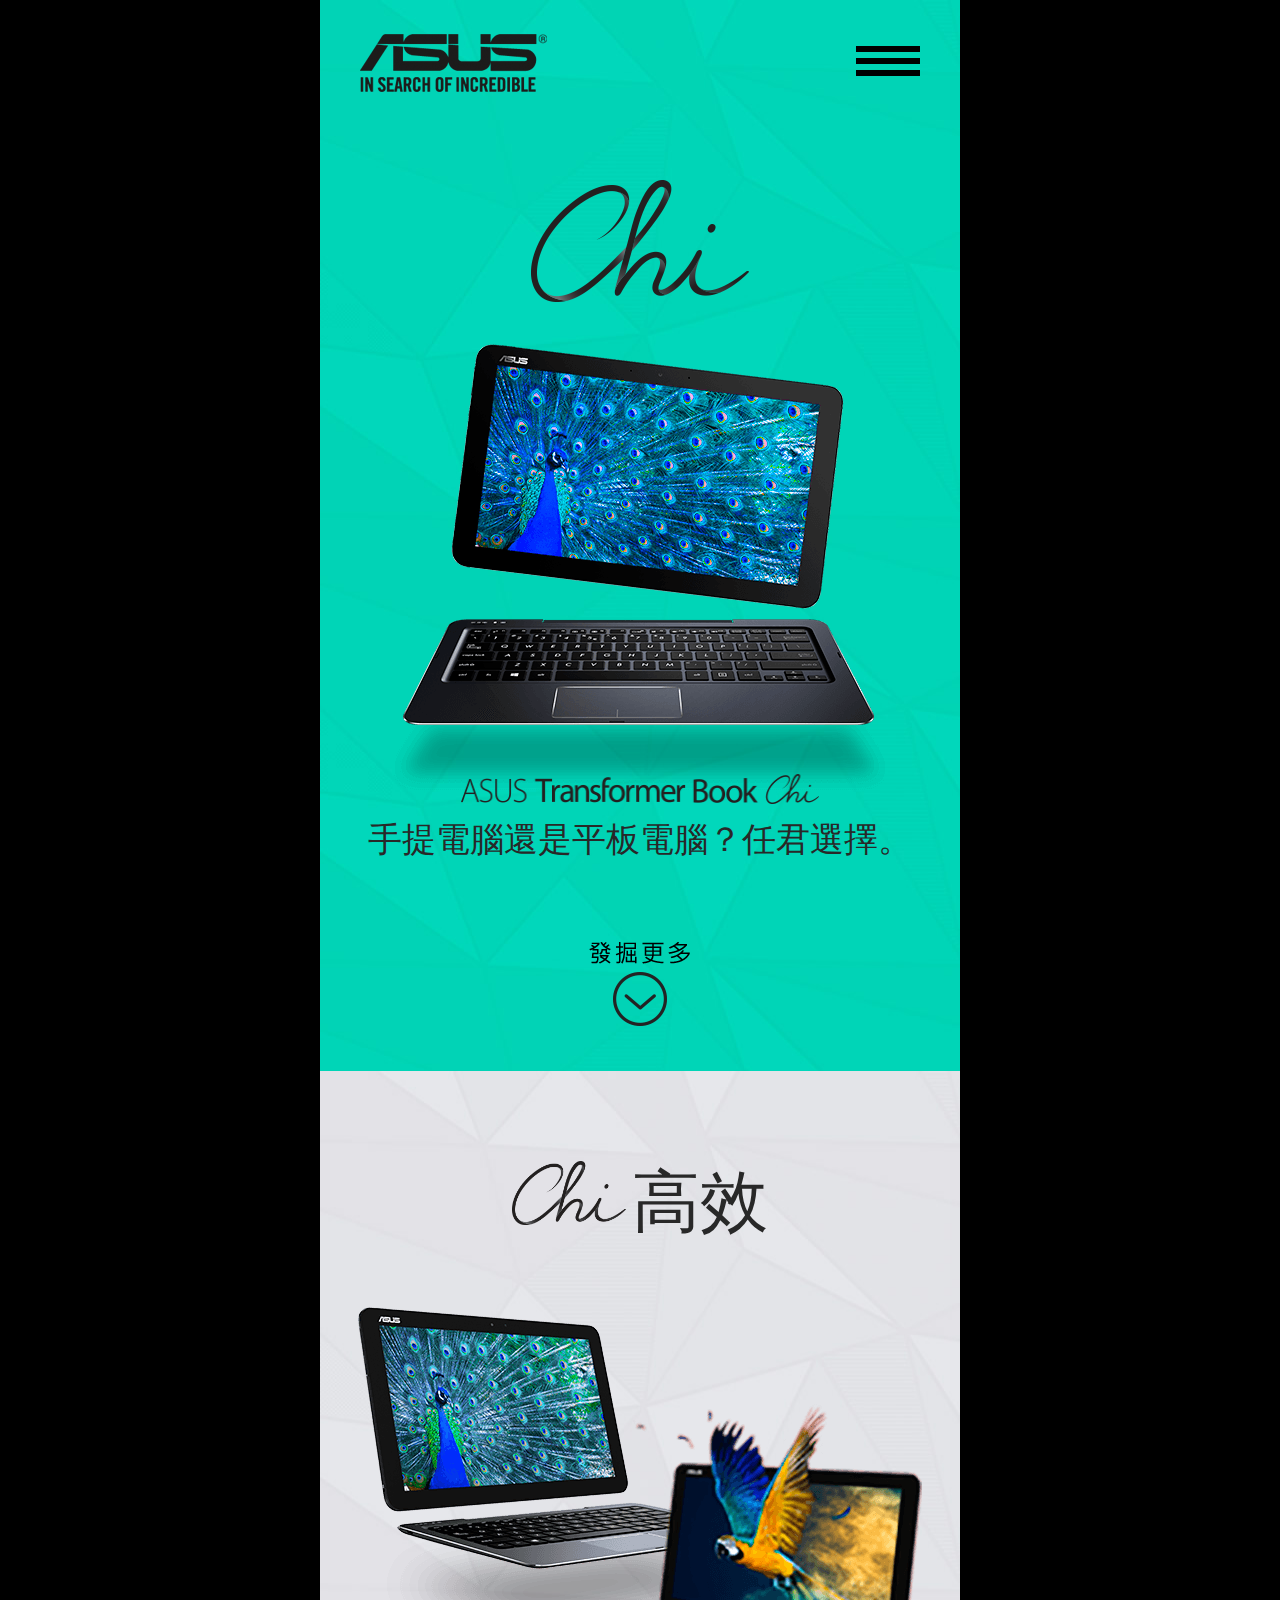
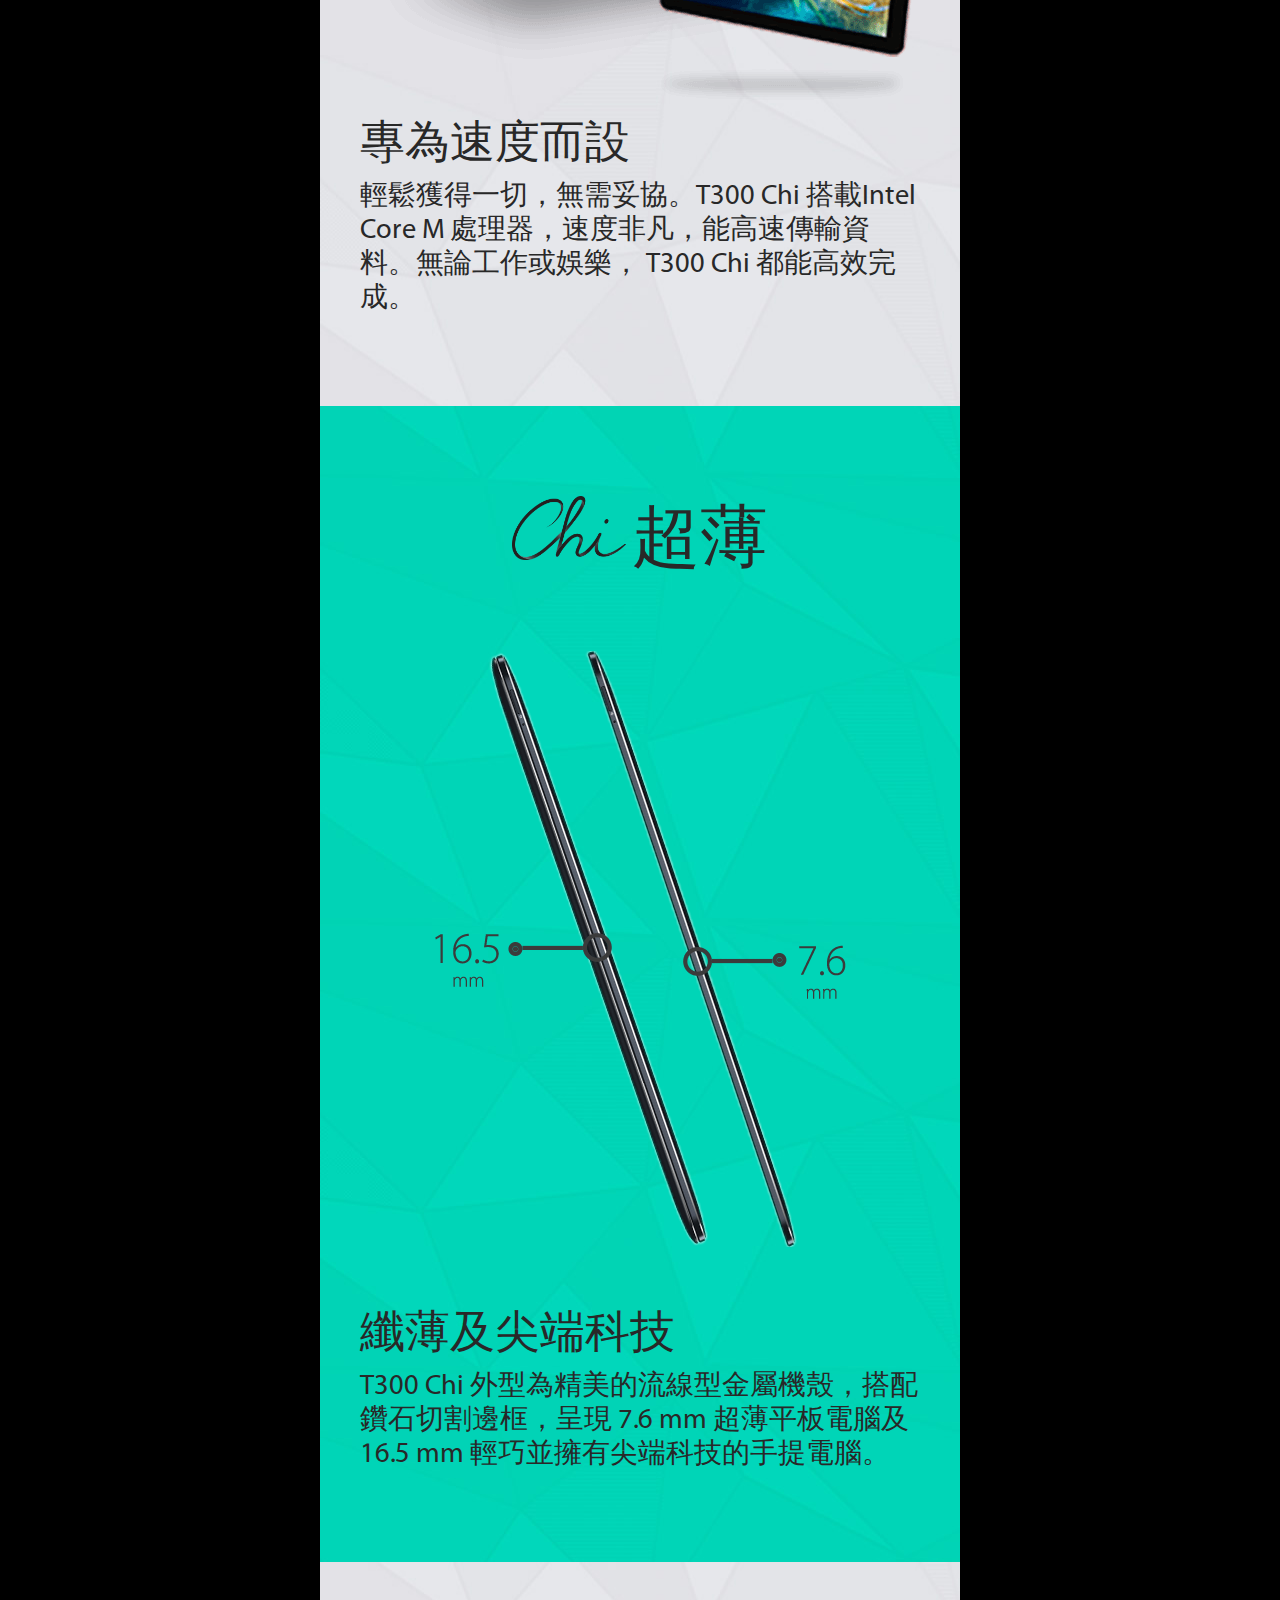
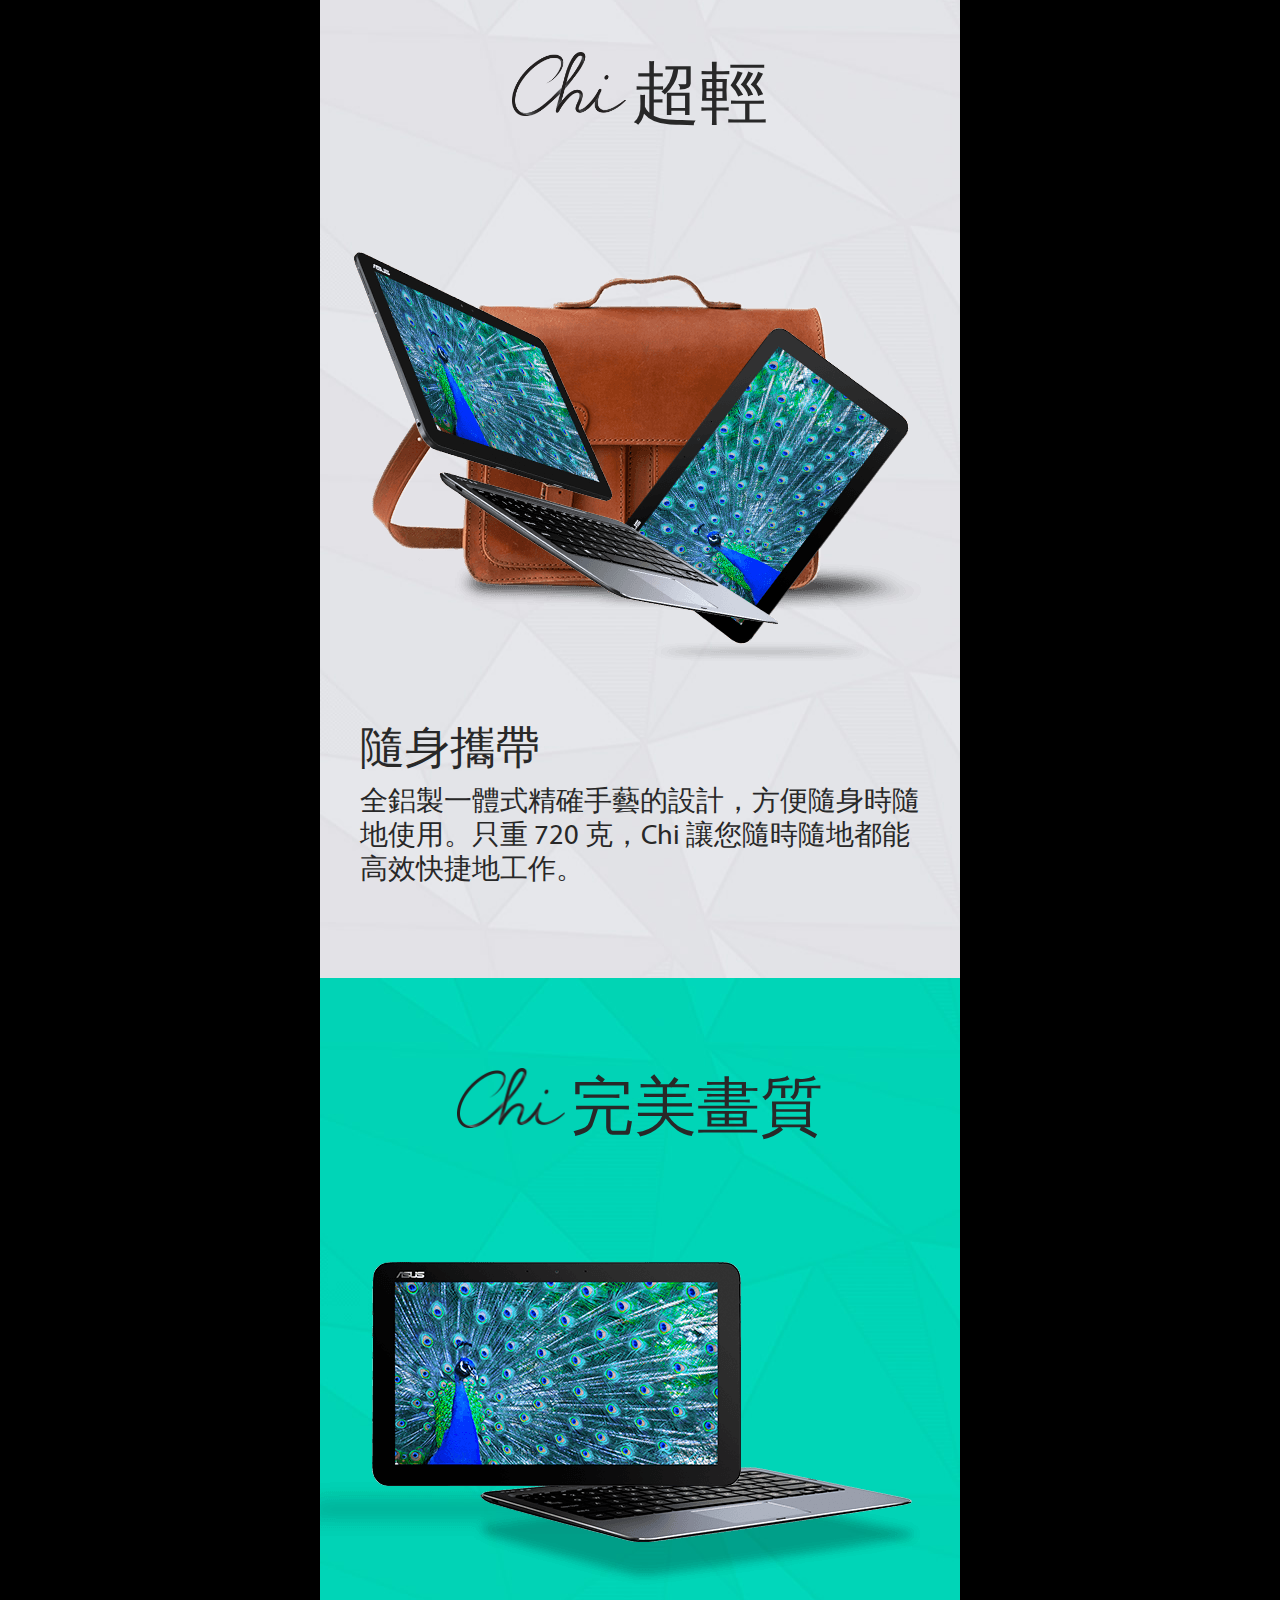
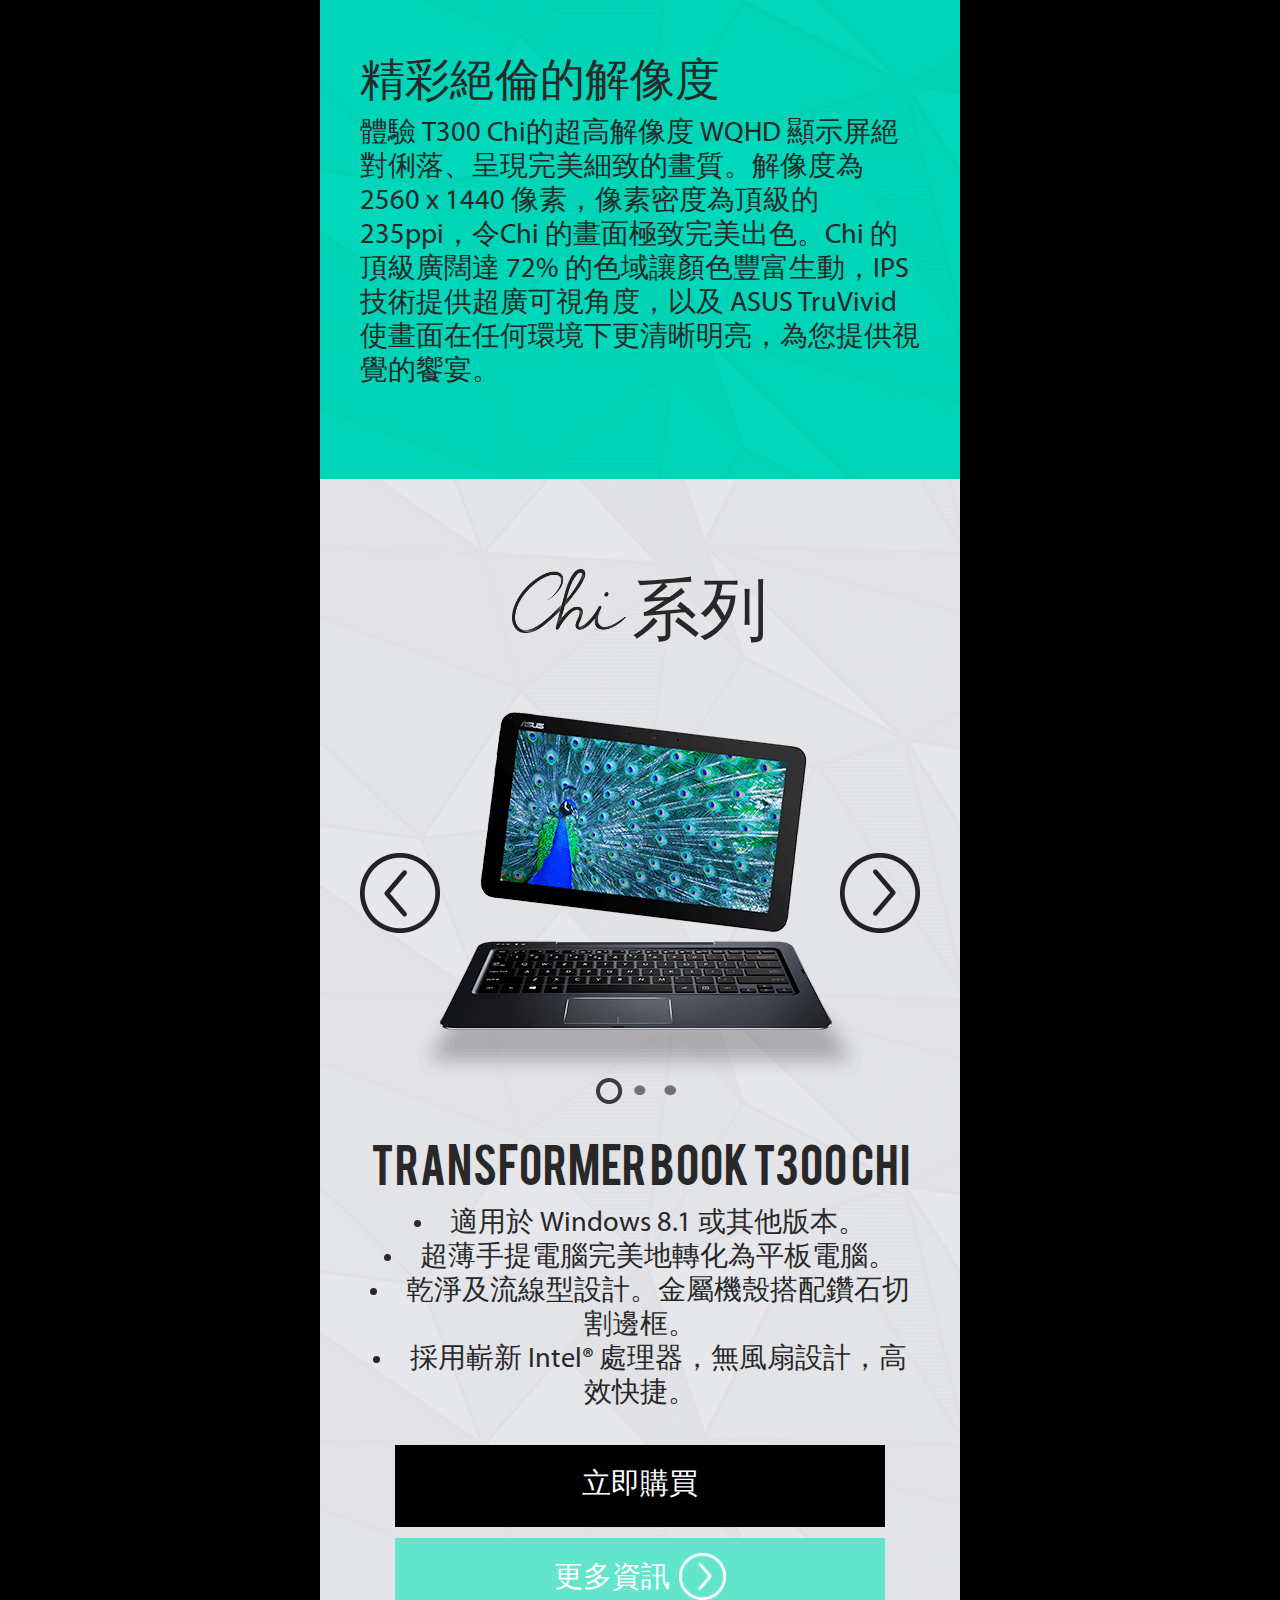
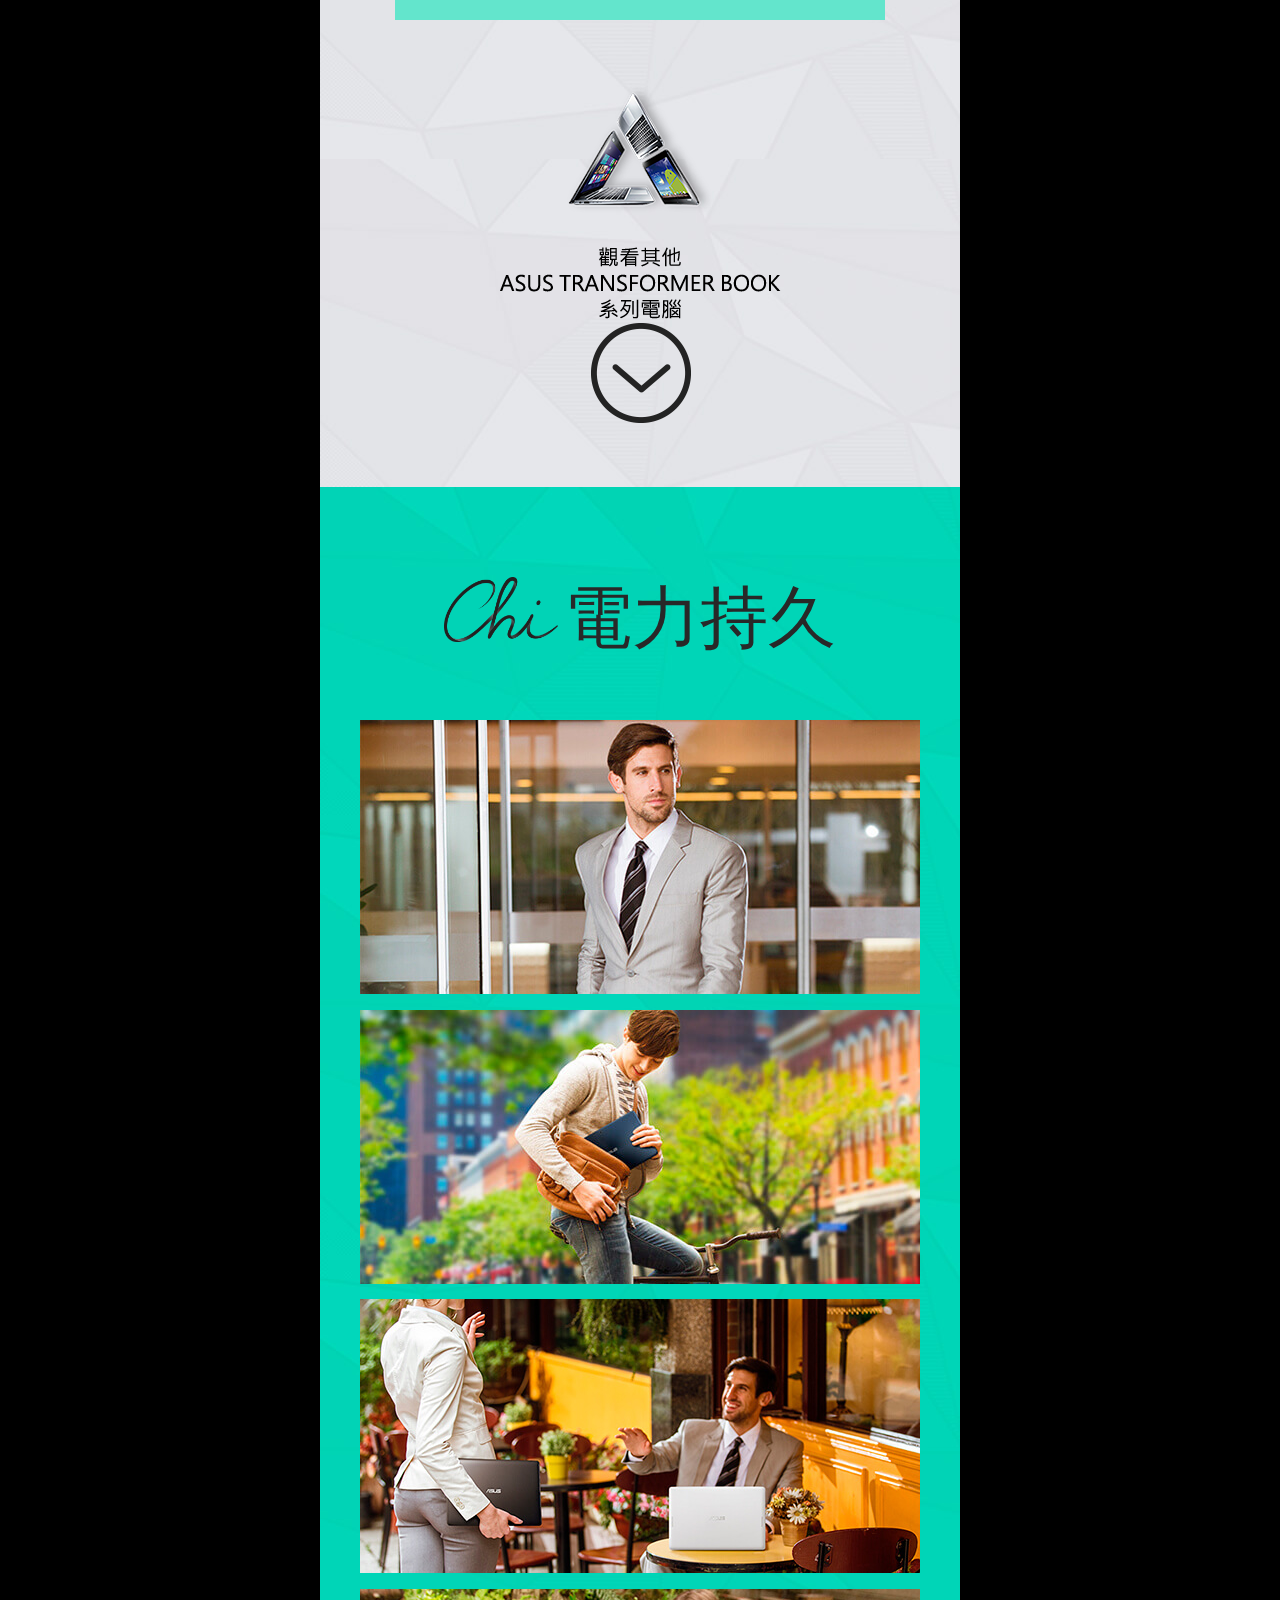
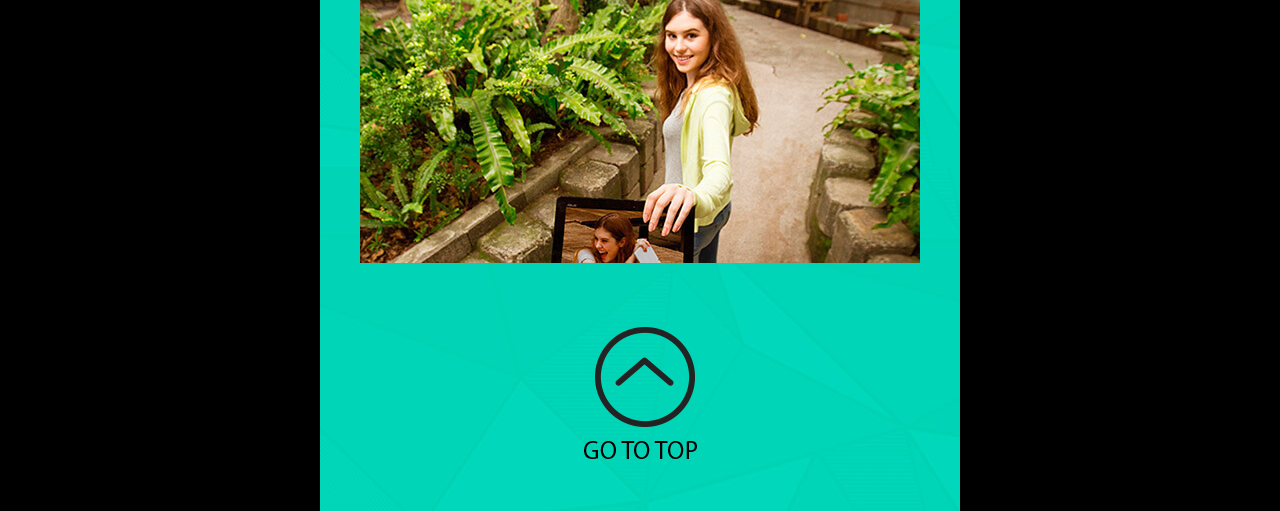
<file: index.html>
<!DOCTYPE html>
<html lang="en">
<head>
    <meta charset="UTF-8">
    <title>ASUS</title>
    <meta name="viewport" content="width=device-width" />
    <!--● 一般專案使用 -->
    <script type="text/javascript" src="js.lib/css3-mediaqueries.js"></script>
    <link rel="stylesheet" type="text/css" href="css/font.css" />
    <link rel="stylesheet" type="text/css" href="css/css.css" />
    <script type="text/javascript" src="js.lib/jquery-1.8.3.js"></script>
    
    
    <!--● lib -->
    <link rel="stylesheet" type="text/css" href="js.lib/ui.css" />
    <script type="text/javascript" src="js.lib/ui.js"></script>
    <script type="text/javascript" src="js.lib/functions.js"></script>
    <script type="text/javascript" src="js.lib/parameters.js"></script>
    <script type="text/javascript" src="js.lib/detectmobilebrowser.js"></script>

    <script type="text/javascript" src="js.lib/CSSPlugin.min.js"></script>
    <script type="text/javascript" src="js.lib/TweenMax.min.js"></script>
    
    <script type="text/javascript" src="js.lib/jquery.mousewheel.js"></script>

    <!-- jquery.mCustomScrollbar lib -->
    <link rel="stylesheet" type="text/css" href="css/jquery.mCustomScrollbar.css" />
    <script src="js.lib/jquery.mCustomScrollbar.concat.min.js"></script>
    <script>
        $(document).ready(function(){

           if(BROWSER.versions.mobile){
               window.location = "m/index.html";               
           }

        });
    </script>
    <script type="text/javascript" src="js/script.js"></script>
</head>
<body>
    <div id="wrapper" curPage="0">
        <!-- section -->
        <div id="section_1" class="section_bg_1 section">
            <div class="inner img_autowidth">
                <img src="images/01_chi.png" class="se1_chi" alt="">
                <div class="se_book">
                    <img src="images/01_foto_1.png" class="se1_book_1" alt="">
                    <img src="images/01_foto_2.png" class="se1_book_2 img_position" alt="">
                </div>
                <div class="se1_txt">
                    <img src="images/01_txt_1.png" class="se1_txt_1" alt="The 2-in-1 Transformer Book Chi">
                    <div class="se1_txt_2 titleStyle_1">
                        <div class="se1_t1"><span>手提電腦還是平板電腦？</span></div>
                        <div class="se1_t2"><span>任君選擇。</span></div>
                    </div>
                </div>
            </div>

            <div class="btn_se1_more btn_more">
                <div class="circle"></div>
                <div class="arrow"></div>
                <div class="arrow_hovr"></div>
            </div>
        </div>

        <div id="section_2" class="section_bg_2 section">
            <div class="inner img_autowidth">
                <div class="se_book">
                    <img src="images/02_foto_1.png" class="se2_book_1" alt="">
                    <img src="images/02_foto_2.png" class="se2_book_2 img_position" alt="">
                </div>
                <div class="se2_txt">
                    <div class="title titleStyle_2"><img src="images/title_chi.png" class="title_chi" alt=""><span>高效</span></div>
                    <div class="subTxt_box">
                        <div class="subTitle titleStyle_3">專為速度而設</div>
                        <div class="subTxt txtStyle_1">輕鬆獲得一切，無需妥協。T300 Chi 搭載Intel Core M 處理器，速度非凡，能高速傳輸資料。無論工作或娛樂， T300 Chi 都能高效完成。</div>
                    </div>
                </div>
            </div>
        </div>


        <div id="section_3" class="section_bg_1 section">
            <div class="inner img_autowidth">
                <div class="se_book">
                    <img src="images/03_foto_1.png" class="se3_book_1" alt="">
                    <img src="images/03_foto_2.png" class="se3_book_2 img_position" alt="">
                    <div class="se3_book_1_brief">
                        <img src="images/03_foto_1_1.png" class="brief_1" alt="">
                        <div class="line"></div>
                        <img src="images/03_foto_1_3.png" class="brief_3 img_position" alt="">
                        <img src="images/03_foto_1_4.png" class="brief_4 img_position" alt="">
                        <img src="images/03_foto_1_5.png" class="brief_5 img_position" alt="">
                    </div>
                    <div class="se3_book_2_brief">
                        <img src="images/03_foto_2_1.png" class="brief_1" alt="">
                        <div class="line"></div>
                        <img src="images/03_foto_2_3.png" class="brief_3 img_position" alt="">
                        <img src="images/03_foto_2_4.png" class="brief_4 img_position" alt="">
                        <img src="images/03_foto_2_5.png" class="brief_5 img_position" alt="">
                    </div>
                </div>
                <div class="se3_txt"><div class="title titleStyle_2"><img src="images/title_chi.png" class="title_chi" alt=""><span>超薄</span></div></div>
                <div class="se3_txtBox">
                    <div class="subTitle titleStyle_3">纖薄及尖端科技</div>
                    <div class="subTxt txtStyle_1">T300 Chi 外型為精美的流線型金屬機殼，搭配鑽石切割邊框，呈現 7.6 mm 超薄平板電腦及 16.5 mm 輕巧並擁有尖端科技的手提電腦。</div>
                </div>
            </div>
        </div>


        <div id="section_4" class="section_bg_2 section">
            <div class="inner img_autowidth">
                <div class="se_book">
                    <img src="images/04_foto_1.png" class="se4_book_1" alt="">
                    <img src="images/04_foto_2.png" class="se4_book_2 img_position" alt="">
                    <img src="images/04_foto_3.png" class="se4_book_3 img_position" alt="">
                </div>
                <div class="se4_txt"><div class="title titleStyle_2"><img src="images/title_chi.png" class="title_chi" alt=""><span>超輕</span></div></div>
                <div class="se4_txtBox">
                    <div class="subTitle titleStyle_3">隨身攜帶</div>
                    <div class="subTxt txtStyle_1">全鋁製一體式精確手藝的設計，方便隨身時隨地使用。只重 720 克，Chi 讓您隨時隨地都能高效快捷地工作。</div>
                </div>
            </div>
        </div>


        <div id="section_5" class="section_bg_1 section">
            <div class="inner img_autowidth">
                <div class="se_book">
                    <img src="images/05_foto_1.png" class="se5_book_1" alt="">
                    <img src="images/05_foto_2.png" class="se5_book_2 img_position" alt="">
                </div>
                <div class="se5_txt"><div class="title titleStyle_2"><img src="images/title_chi.png" class="title_chi" alt=""><span>完美畫質</span></div></div>
                <div class="se5_txtBox">
                    <div class="subTitle titleStyle_3">精彩絕倫的解像度</div>
                    <div class="subTxt txtStyle_1">體驗 T300 Chi的超高解像度 WQHD 顯示屏絕對俐落、呈現完美細致的畫質。解像度為 2560 x 1440 像素，像素密度為頂級的 235ppi，令Chi 的畫面極致完美出色。Chi 的頂級廣闊達 72% 的色域讓顏色豐富生動，IPS 技術提供超廣可視角度，以及 ASUS TruVivid 使畫面在任何環境下更清晰明亮，為您提供視覺的饗宴。</div>
                </div>
            </div>
        </div>


        <div id="section_6" class="section_bg_2 section ">
            <div class="se6_info inner img_autowidth">
                <div class="show_book">
                    <!-- slider -->
                    <div class="slider">
                        <div class="show_1"><img src="images/06_show_1.png" alt=""></div>
                        <div class="show_2"><img src="images/06_show_2.png" alt=""></div>
                        <div class="show_3"><img src="images/06_show_3.png" alt=""></div>
                    </div>
                    
                    <!-- next & prev -->
                    <div class="btn_arrow btn_prev"><a href="#"></a></div>
                    <div class="btn_arrow btn_next"><a href="#"></a></div>

                    <!-- Model Pagination -->
                    <div class="model_pagination">
                        <ol>
                            <li class="select"><a href="#"></a></li>
                            <li><a href="#"></a></li>
                            <li><a href="#"></a></li>
                        </ol>
                    </div>
                    <!-- title chi -->
                    <div class="se6_txt"><div class="title titleStyle_2"><img src="images/title_chi.png" class="title_chi" alt=""><span>系列</span></div></div>
                </div>
                <div class="se6_txtBox">
                    <div class="se6Txt book_1">
                        <div class="subTitle titleStyle_3">TRANSFORMER BOOK T300 CHI</div>
                        <div class="subTxt txtStyle_1">
                            <ol class="dotList">
                                <li>• 適用於 Windows 8.1 或其他版本。</li>
                                <li>• 超薄手提電腦完美地轉化為平板電腦。</li>
                                <li>• 乾淨及流線型設計。金屬機殼搭配鑽石切割邊框。</li>
                                <li>• 採用嶄新 Intel® 處理器，無風扇設計，高效快捷。</li>
                            </ol>
                        </div>
                        <div class="showBook_btn btn_buy"><a href="http://www.asuspromotion.net/au/wheretobuy/index.htm" target="_blank"></a></div>
                        <div class="showBook_btn btn_moreInfo"><a href="http://www.asus.com/au/Notebooks_Ultrabooks/ASUS_Transformer_Book_T300Chi/" target="_blank"></a></div>
                    </div>
                    <div class="se6Txt book_2">
                        <div class="subTitle titleStyle_3">TRANSFORMER BOOK T100 CHI</div>
                        <div class="subTxt txtStyle_1">
                            <ol class="dotList">
                                <li>• 超薄10.1寸。 2合1。</li>
                                <li>• 超長電池壽命。</li>
                                <li>• 適用於Windows 8.1。</li>
                                <li>• 超薄手提電腦變形平板電腦。</li>
                                <li>• 流線型俐落設計。金屬機殼搭配鑽石切割邊框。</li>
                                <li>• 採用四核Intel®處理器，無風扇設計，高效快捷。</li>
                            </ol>
                        </div>
                        <div class="showBook_btn btn_buy"><a href="http://www.asuspromotion.net/au/wheretobuy/index.htm" target="_blank"></a></div>
                        <div class="showBook_btn btn_moreInfo"><a href="http://www.asus.com/au/Notebooks_Ultrabooks/ASUS_Transformer_Book_T100Chi/" target="_blank"></a></div>
                    </div>
                    
                    <div class="se6Txt book_3">
                        <div class="subTitle titleStyle_3">TRANSFORMER BOOK T90 CHI</div>
                        <div class="subTxt txtStyle_1">
                            <ol class="dotList">
                                <li>• 超薄8.9寸。 2合1。</li>
                                <li>• 超長電池壽命。</li>
                                <li>• 適用於Windows 8.1。</li>
                                <li>• 超薄手提電腦變形平板電腦。</li>
                                <li>• 流線型俐落設計。金屬機殼搭配鑽石切割邊框。</li>
                                <li>• 採用四核Intel®處理器，無風扇設計，高效快捷。</li>
                            </ol>
                        </div>
                        <div class="showBook_btn btn_buy"><a href="http://www.asuspromotion.net/au/wheretobuy/index.htm" target="_blank"></a></div>
                        <div class="showBook_btn btn_moreInfo"><a href="http://www.asus.com/au/Notebooks_Ultrabooks/ASUS_Transformer_Book_T90Chi/" target="_blank"></a></div>
                    </div>
                    
                </div>
            </div>
            <div class="se6_list">
                <div class="book_title seo img_autowidth"><img src="images/06_book_title.png" alt=""><span>ASUS Transformer Book 系列電腦</span></div>
                <div id="se6_scroll" class="scroll_box">
                    <div class="scroll_inner">
                        <div class="book_group_1">
                            <div class="group_title seo"><img src="images/06_book_subtitle_1.png" alt=""><span>可拆式</span></div>
                            <div class="group_inner img_autowidth">
                                <ol class="prduct_list">
                                    <li>
                                        <div class="prduct_foto"><img src="images/06_book_detachable_1.png" alt=""></div>
                                        <div class="prduct_txtBox">
                                            <div class="prduct_name">Transformer Book T100 <br>(10.1-寸)</div>
                                            <div class="prduct_txt">電池壽命達 11 小時，方便擕帶。配合 Microsoft Office提高工作效率。</div>
                                        </div>
                                        <div class="prduct_info">
                                            <div class="product_video" video="VYfP8LXpf0I"><img src="images/06_book_detachable_1_video.png" alt=""></div>
                                            <div class="product_btns">
                                                <div class="btn_showInfo_buyNow"><a href="http://www.asuspromotion.net/au/wheretobuy/index.htm" target="_blank"></a></div>
                                                <div class="btn_showInfo_moreInfo"><a href="http://www.asus.com/au/Notebooks_Ultrabooks/ASUS_Transformer_Book_T100TA/" target="_blank"></a></div>
                                            </div>
                                            <div class="clear"></div>
                                        </div>
                                    </li>
                                    
                                     <li>
                                        <div class="prduct_foto"><img src="images/06_book_detachable_1.png" alt=""></div>
                                        <div class="prduct_txtBox">
                                            <div class="prduct_name">Transformer Book T200 <br>(11.6-寸)</div>
                                            <div class="prduct_txt">完善的I/O連接埠，附有全尺寸鍵盤，提升效率。簡易式 HDD硬盤，輕易自行升級。</div>
                                        </div>
                                        <div class="prduct_info">
                                            <div class="product_video" video="VYfP8LXpf0I"><img src="images/06_book_detachable_1_video.png" alt=""></div>
                                            <div class="product_btns">
                                                <div class="btn_showInfo_buyNow"><a href="http://www.asuspromotion.net/au/wheretobuy/index.htm" target="_blank"></a></div>
                                                <div class="btn_showInfo_moreInfo"><a href="http://www.asus.com/au/Notebooks_Ultrabooks/ASUS_Transformer_Book_T200TA/" target="_blank"></a></div>
                                            </div>
                                            <div class="clear"></div>
                                        </div>
                                    </li>
                                    
                                     <li>
                                        <div class="prduct_foto"><img src="images/06_book_detachable_1.png" alt=""></div>
                                        <div class="prduct_txtBox">
                                            <div class="prduct_name">Transformer Book T300FA <br>(12.5-寸)</div>
                                            <div class="prduct_txt">方便擕帶，搭載最新 Intel 處理器，全面提高工作效率。</div>
                                        </div>
                                        <div class="prduct_info">
                                            <div class="product_video" video="VYfP8LXpf0I"><img src="images/06_book_detachable_1_video.png" alt=""></div>
                                            <div class="product_btns">
                                                <div class="btn_showInfo_buyNow"><a href="http://www.asuspromotion.net/au/wheretobuy/index.htm" target="_blank"></a></div>
                                                <div class="btn_showInfo_moreInfo"><a href="http://www.asus.com/au/Notebooks_Ultrabooks/ASUS_Transformer_Book_T300TA/" target="_blank"></a></div>
                                            </div>
                                            <div class="clear"></div>
                                        </div>
                                    </li>
                                    
                                </ol>
                            </div>
                        </div>
                        <div class="book_group_2">
                            <div class="group_title seo"><img src="images/06_book_subtitle_2.png" alt=""><span>可翻動</span></div>
                            <div class="group_inner img_autowidth">
                                <ol class="prduct_list">
                                    <li>
                                        <div class="prduct_foto"><img src="images/06_book_flipable_1.png" alt=""></div>
                                        <div class="prduct_txtBox">
                                            <div class="prduct_name">Transformer Book Flip TP300 <br>(13.3-寸)</div>
                                            <div class="prduct_txt">可任意調較可觸式屏幕角度，當作手提電腦、平板電腦或兩者之間的工具。</div>
                                        </div>
                                        <div class="prduct_info">
                                            <div class="product_video" video="zJRBtiY0fFw"><img src="images/06_book_flipable_1_video.png" alt=""></div>
                                            <div class="product_btns">
                                                <div class="btn_showInfo_buyNow"><a href="http://www.asuspromotion.net/au/wheretobuy/index.htm" targrt="_blank"></a></div>
                                                <div class="btn_showInfo_moreInfo"><a href="http://www.asus.com/au/Notebooks_Ultrabooks/ASUS_Transformer_Book_Flip_TP300LA/" targrt="_blank"></a></div>
                                            </div>
                                            <div class="clear"></div>
                                        </div>
                                    </li>
                                    <li>
                                        <div class="prduct_foto"><img src="images/06_book_flipable_2.png" alt=""></div>
                                        <div class="prduct_txtBox">
                                            <div class="prduct_name">Transformer Book Flip TP500 <br>(15.6-寸)</div>
                                            <div class="prduct_txt">可任意調較可觸式屏幕角度，當作手提電腦、平板電腦或兩者之間的工具。</div>
                                        </div>
                                        <div class="prduct_info">
                                            <div class="product_video" video="zJRBtiY0fFw"><img src="images/06_book_flipable_2_video.png" alt=""></div>
                                            <div class="product_btns">
                                                <div class="btn_showInfo_buyNow"><a href="http://www.asuspromotion.net/au/wheretobuy/index.htm" targrt="_blank"></a></div>
                                                <div class="btn_showInfo_moreInfo"><a href="http://www.asus.com/au/Notebooks_Ultrabooks/ASUS_Transformer_Book_Flip_TP500LN/" targrt="_blank"></a></div>
                                            </div>
                                            <div class="clear"></div>
                                        </div>
                                    </li>
                                    <li>
                                        <div class="prduct_foto"><img src="images/06_book_flipable_2.png" alt=""></div>
                                        <div class="prduct_txtBox">
                                            <div class="prduct_name">Transformer Book Flip TP550 <br>(15.6-寸)</div>
                                            <div class="prduct_txt">可任意調較可觸式屏幕角度，當作手提電腦、平板電腦或兩者之間的工具。</div>
                                        </div>
                                        <div class="prduct_info">
                                            <div class="product_video" video="zJRBtiY0fFw"><img src="images/06_book_flipable_2_video.png" alt=""></div>
                                            <div class="product_btns">
                                                <div class="btn_showInfo_buyNow"><a href="http://www.asuspromotion.net/au/wheretobuy/index.htm" targrt="_blank"></a></div>
                                                <div class="btn_showInfo_moreInfo"><a href="http://www.asus.com/au/Notebooks_Ultrabooks/ASUS_Transformer_Book_Flip_TP550LN/" targrt="_blank"></a></div>
                                            </div>
                                            <div class="clear"></div>
                                        </div>
                                    </li>
                                </ol>
                            </div>
                        </div>
                    </div>
                </div>
            </div>

            <div class="btn_showOther btn_more">
                <div class="circle"></div>
                <div class="arrow"></div>
                <div class="arrow_hovr"></div>
            </div>

            <div class="btn_hide btn_more btn_moreTop">
                <div class="circle"></div>
                <div class="arrow"></div>
                <div class="arrow_hovr"></div>
            </div>
        </div>


        <div id="section_7" class="section">
            <div class="full_foto">
                <div class="full_left">
                    <div class="full_top">
                        <div class="btn_full full_1">
                            <img src="images/07_foto_1.jpg" class="full_img" alt="">
                            <div class="full_mask"></div>
                            <div class="btn_showFoto"></div>
                        </div>
                        <div class="btn_full full_2">
                            <div class="full_mask"></div>
                            <div class="btn_showFoto"></div>
                            <img src="images/07_foto_2.jpg" class="full_img" alt="">
                        </div>
                    </div>
                    <div style="clear:both"></div>
                    <div class="full_bottom">
                        <div class="btn_full full_4">
                            <div class="full_mask"></div>
                            <div class="btn_showFoto"></div>
                            <img src="images/07_foto_4.jpg" class="full_img" alt="">
                        </div>
                    </div>
                </div>
                <div class="full_right btn_full full_3">
                <div class="full_mask"></div>
                    <div class="btn_showFoto"></div>
                    <img src="images/07_foto_3.jpg" class="full_img" alt="">
                </div>
            </div>
            <div class="full_fotoImg">
                <img src="images/07_foto_1_full.jpg" class="foto_1" alt="">
                <img src="images/07_foto_2_full.jpg" class="foto_2" alt="">
                <img src="images/07_foto_3_full.jpg" class="foto_3" alt="">
                <img src="images/07_foto_4_full.jpg" class="foto_4" alt="">
            </div>
            <!-- title chi -->
            <div class="se7_txt"><div class="title titleStyle_2"><img src="images/title_chi_white.png" class="title_chi" alt=""><span>電力持久</span></div></div>
        </div>



        <!-- base -->
        <div class="seo asus_logo"><a href="#"><span>追求極致卓越</span></a></div>
        <div class="seo img_autowidth asus_baseText"><img src="images/asus_lang_txt_white.png" class="white" alt=""><img src="images/asus_lang_txt.png" class="black" alt=""><span>ASUS 推薦使用 Windows。</span></div>
        <div class="seo img_autowidth intel"><img src="images/footer_intel.png" alt=""><span>Intel inside</span></div>
        
        <!-- language selector -->
        <div class="lang_selectBox">
            <select name="" id="">
                <option value="0">Language</option>
                <option value="1">Australia</option>
            </select>
        </div>

        <!-- Navigation -->
        <nav id="navi">
            <ol>
                <li class="seo navi_1 select"><a href="#"><span>2-in1</span></a></li>
                <li class="seo navi_2"><a href="#"><span>Power</span></a></li>
                <li class="seo navi_3"><a href="#"><span>Razor-Thin</span></a></li>
                <li class="seo navi_4"><a href="#"><span>Super Light</span></a></li>
                <li class="seo navi_5"><a href="#"><span>Picture Perfect</span></a></li>
                <li class="seo navi_6"><a href="#"><span>Chi 系列</span></a></li>
                <li class="seo navi_7"><a href="#"><span>Life</span></a></li>
            </ol>
        </nav>

        <div class="pagination">
            <ol>
                <li class="select"><a href="#"></a></li>
                <li><a href="#"></a></li>
                <li><a href="#"></a></li>
                <li><a href="#"></a></li>
                <li><a href="#"></a></li>
                <li><a href="#"></a></li>
                <li><a href="#"></a></li>
            </ol>
        </div>
    </div>

    <div id="loading">
        <div class="loading_bg"></div>
        <div class="loading_logo"></div>
        <div class="loading_bar"></div>
    </div>
    <div id="imagesLoading">
        <img src="images/01_chi.png">
        <img src="images/01_foto_1.png">
        <img src="images/01_foto_2.png">
        <img src="images/01_txt_1.png">
        <img src="images/01_txt_2.png">
        <img src="images/02_foto_1.png">
        <img src="images/02_foto_2.png">
        <img src="images/03_foto_1.png">
        <img src="images/03_foto_1_1.png">
        <img src="images/03_foto_1_2.png">
        <img src="images/03_foto_1_3.png">
        <img src="images/03_foto_1_4.png">
        <img src="images/03_foto_1_5.png">
        <img src="images/03_foto_2.png">
        <img src="images/03_foto_2_1.png">
        <img src="images/03_foto_2_2.png">
        <img src="images/03_foto_2_3.png">
        <img src="images/03_foto_2_4.png">
        <img src="images/03_foto_2_5.png">
        <img src="images/04_foto_1.png">
        <img src="images/04_foto_2.png">
        <img src="images/04_foto_3.png">
        <img src="images/05_foto_1.png">
        <img src="images/05_foto_2.png">
        <img src="images/06_book_detachable_1.png">
        <img src="images/06_book_detachable_1_video.png">
        <img src="images/06_book_detachable_2.png">
        <img src="images/06_book_detachable_2_video.png">
        <img src="images/06_book_detachable_3.png">
        <img src="images/06_book_detachable_3_video.png">
        <img src="images/06_book_detachable_4.png">
        <img src="images/06_book_detachable_4_video.png">
        <img src="images/06_book_flipable_1.png">
        <img src="images/06_book_flipable_1_video.png">
        <img src="images/06_book_flipable_2.png">
        <img src="images/06_book_flipable_2_video.png">
        <img src="images/06_book_flipable_3.png">
        <img src="images/06_book_flipable_3_video.png">
        <img src="images/06_book_subtitle_1.png">
        <img src="images/06_book_subtitle_2.png">
        <img src="images/06_book_title.png">
        <img src="images/06_show_1.png">
        <img src="images/06_show_2.png">
        <img src="images/06_show_3.png">
        <img src="images/asus_lang_txt.png">
        <img src="images/asus_logo.png">
        <img src="images/btn_arrow_bg.png">
        <img src="images/btn_arrow_next.png">
        <img src="images/btn_arrow_prev.png">
        <img src="images/btn_buy.png">
        <img src="images/btn_more.png">
        <img src="images/btn_moreinfo.png">
        <img src="images/btn_showinfo_buynow.png">
        <img src="images/btn_showinfo_moreinfo.png">
        <img src="images/btn_showother.png">
        <img src="images/footer_intel.png">
        <img src="images/navi.png">
        <img src="images/title_chi.png">
    </div>
</body>
</html>
</file>
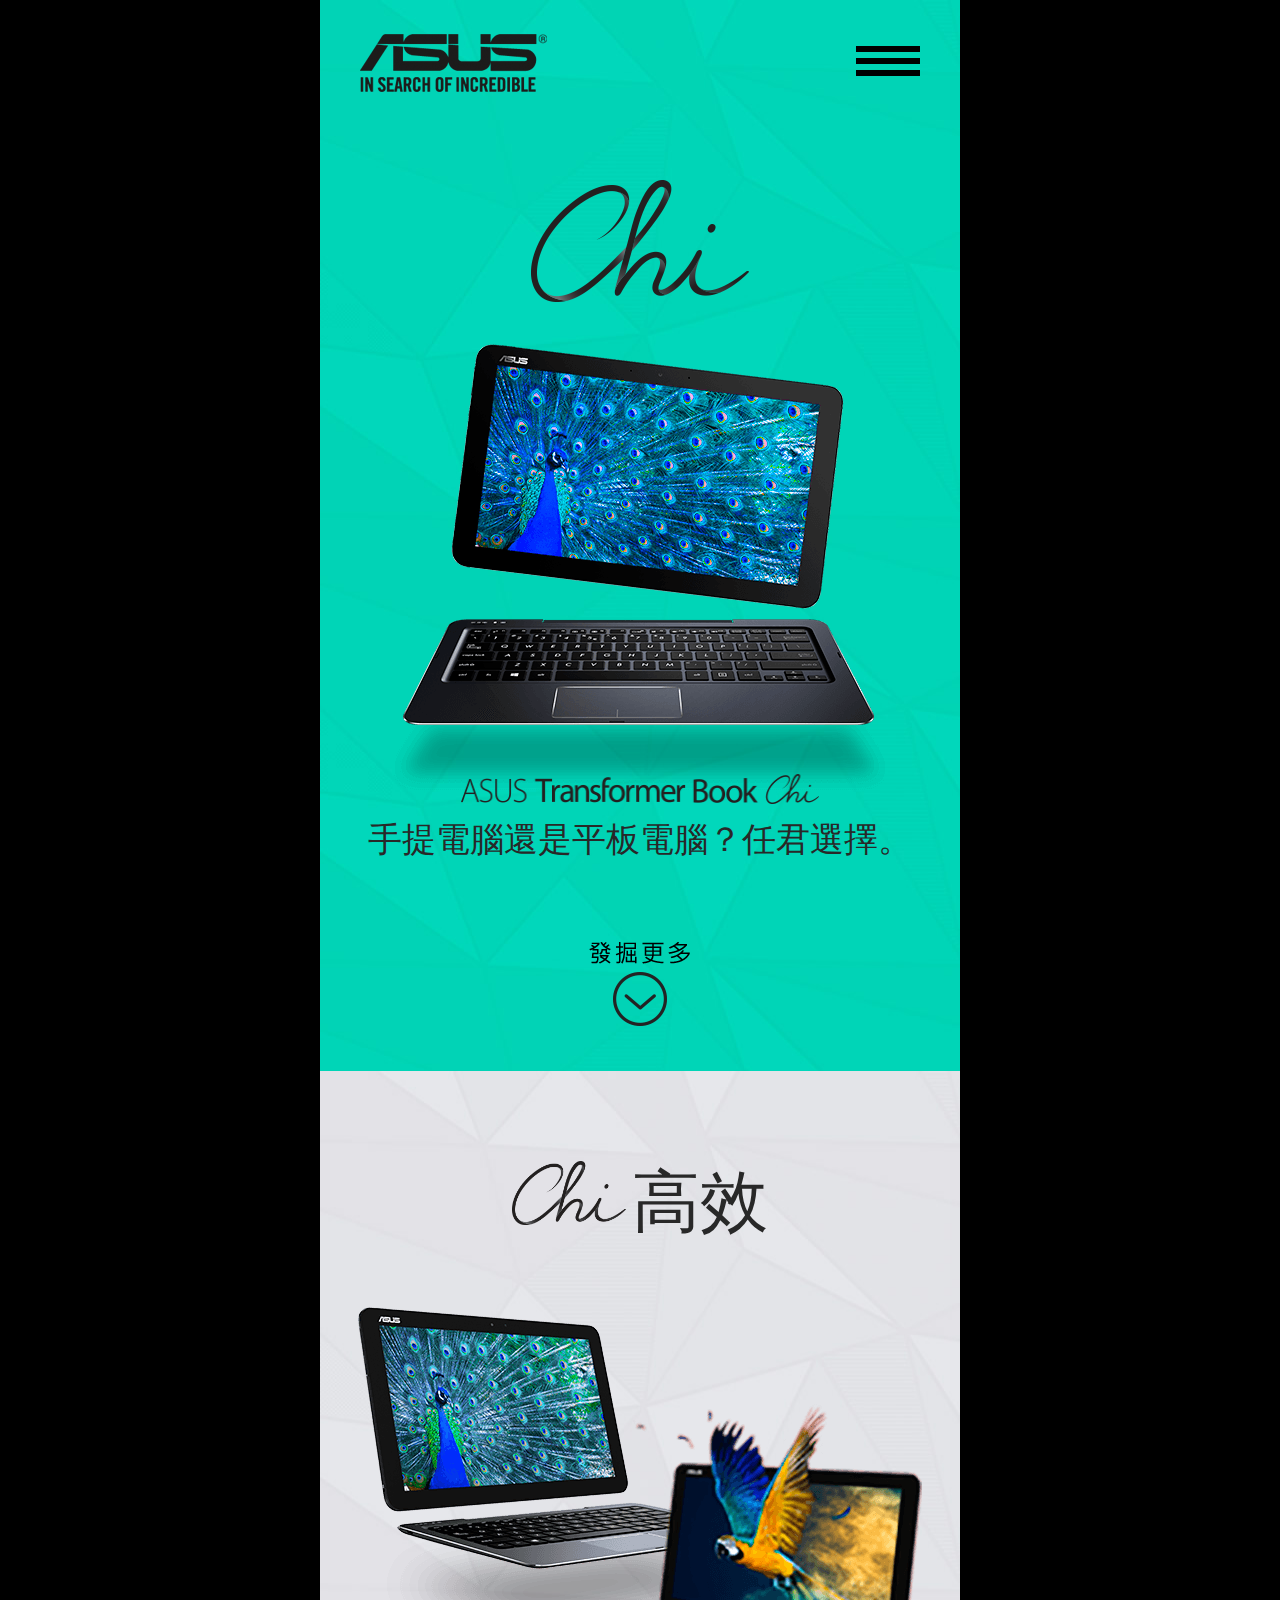
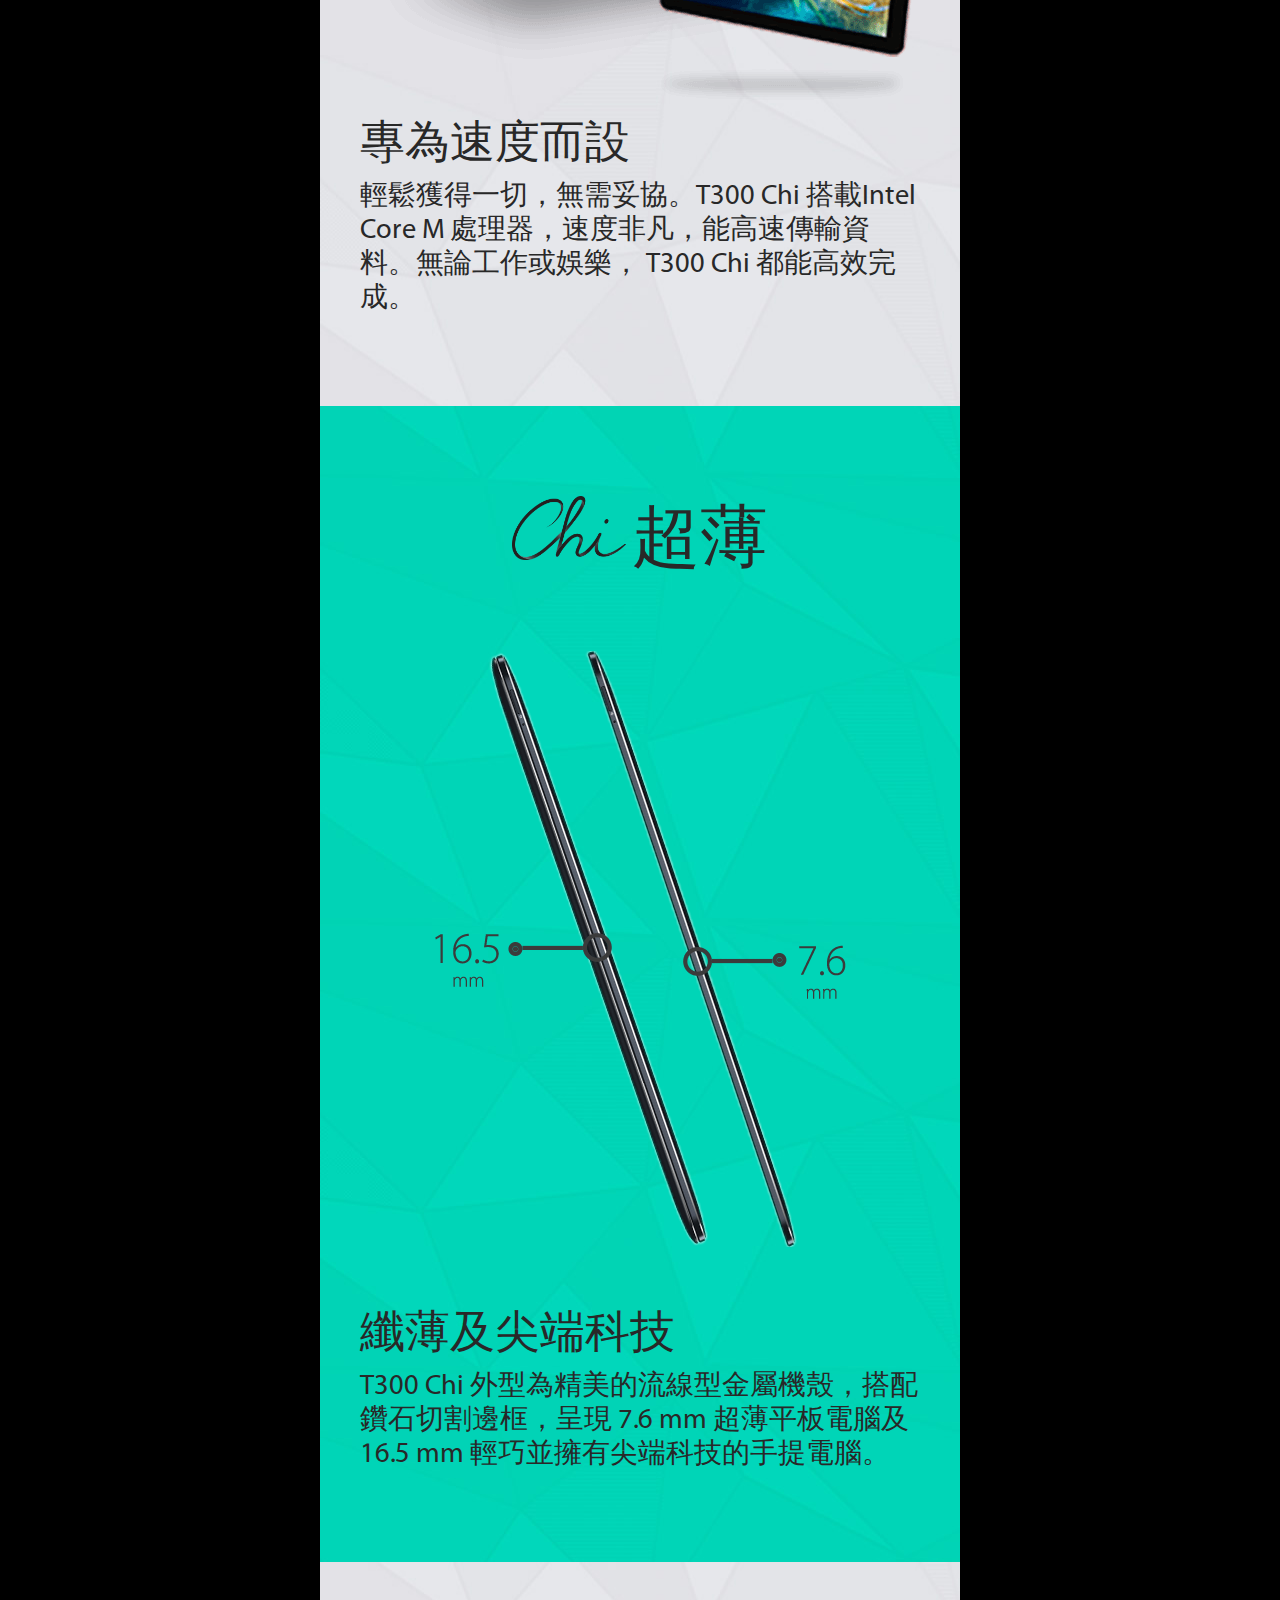
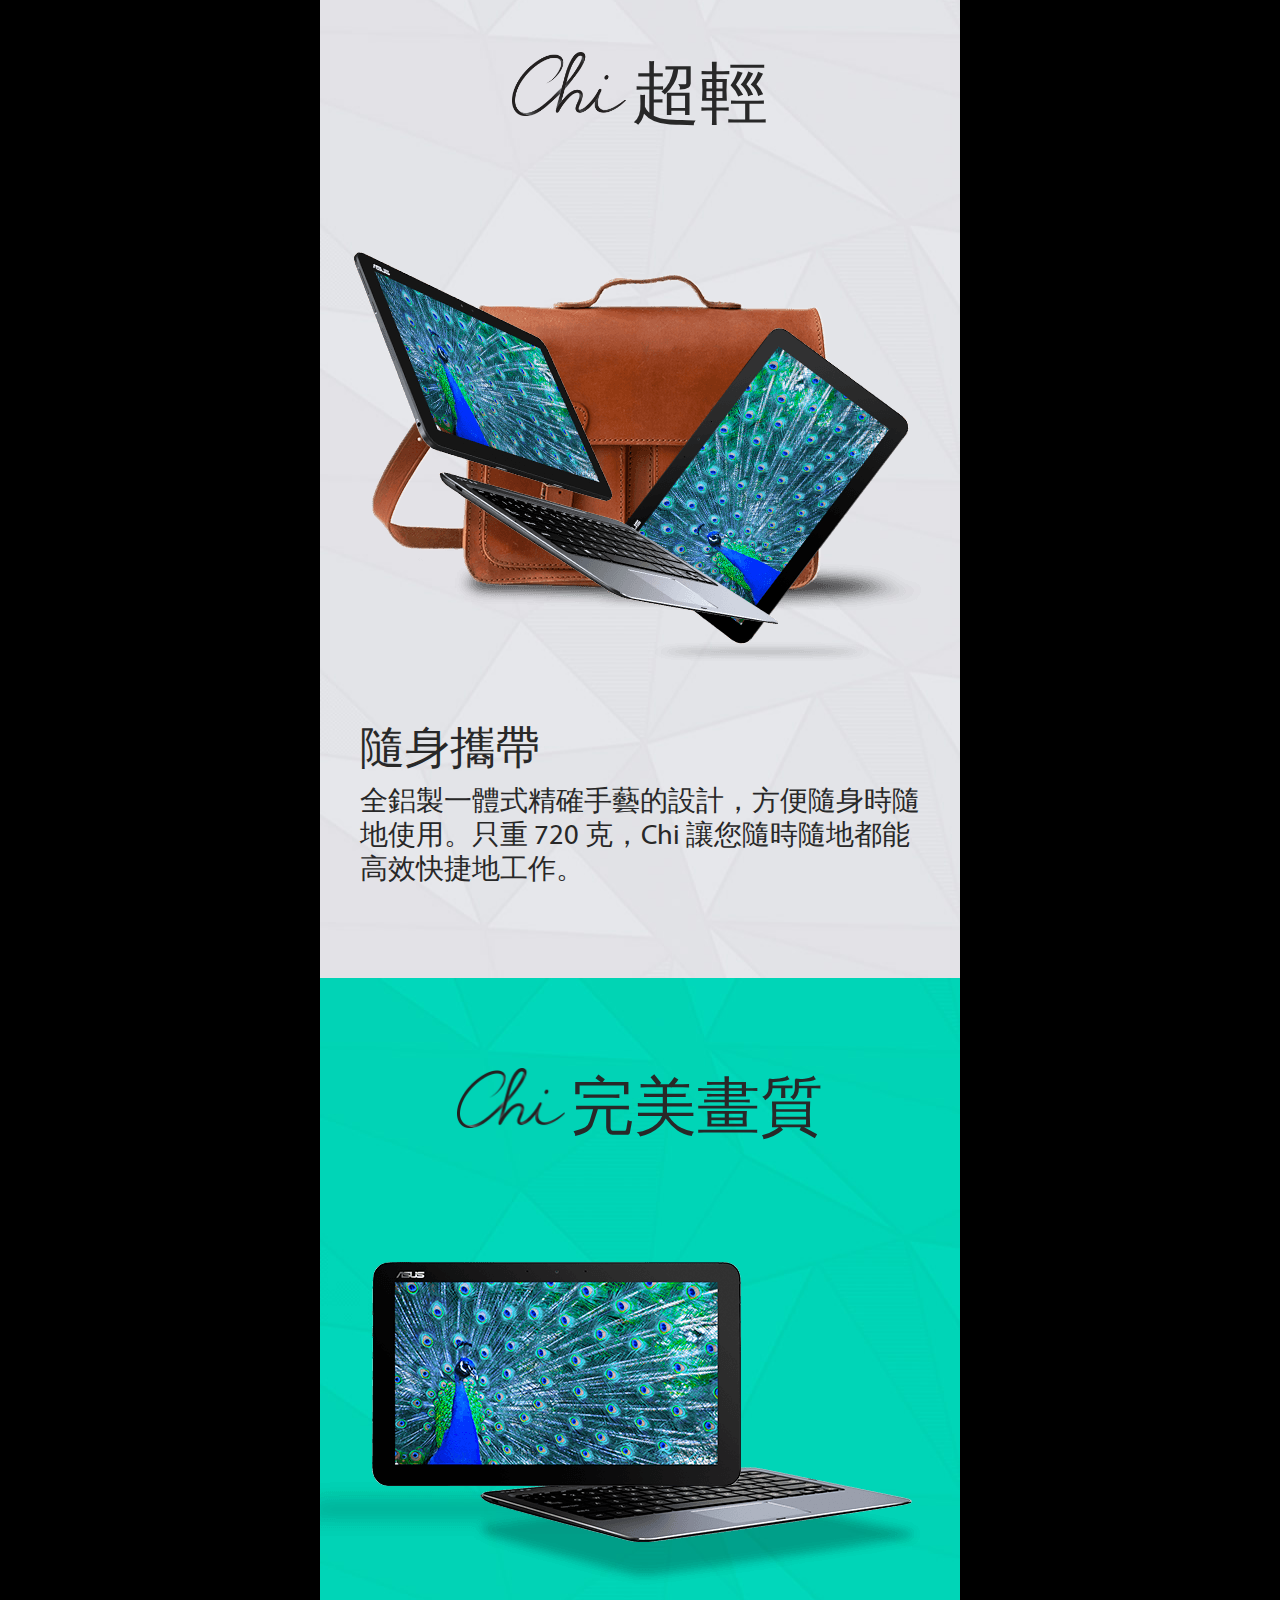
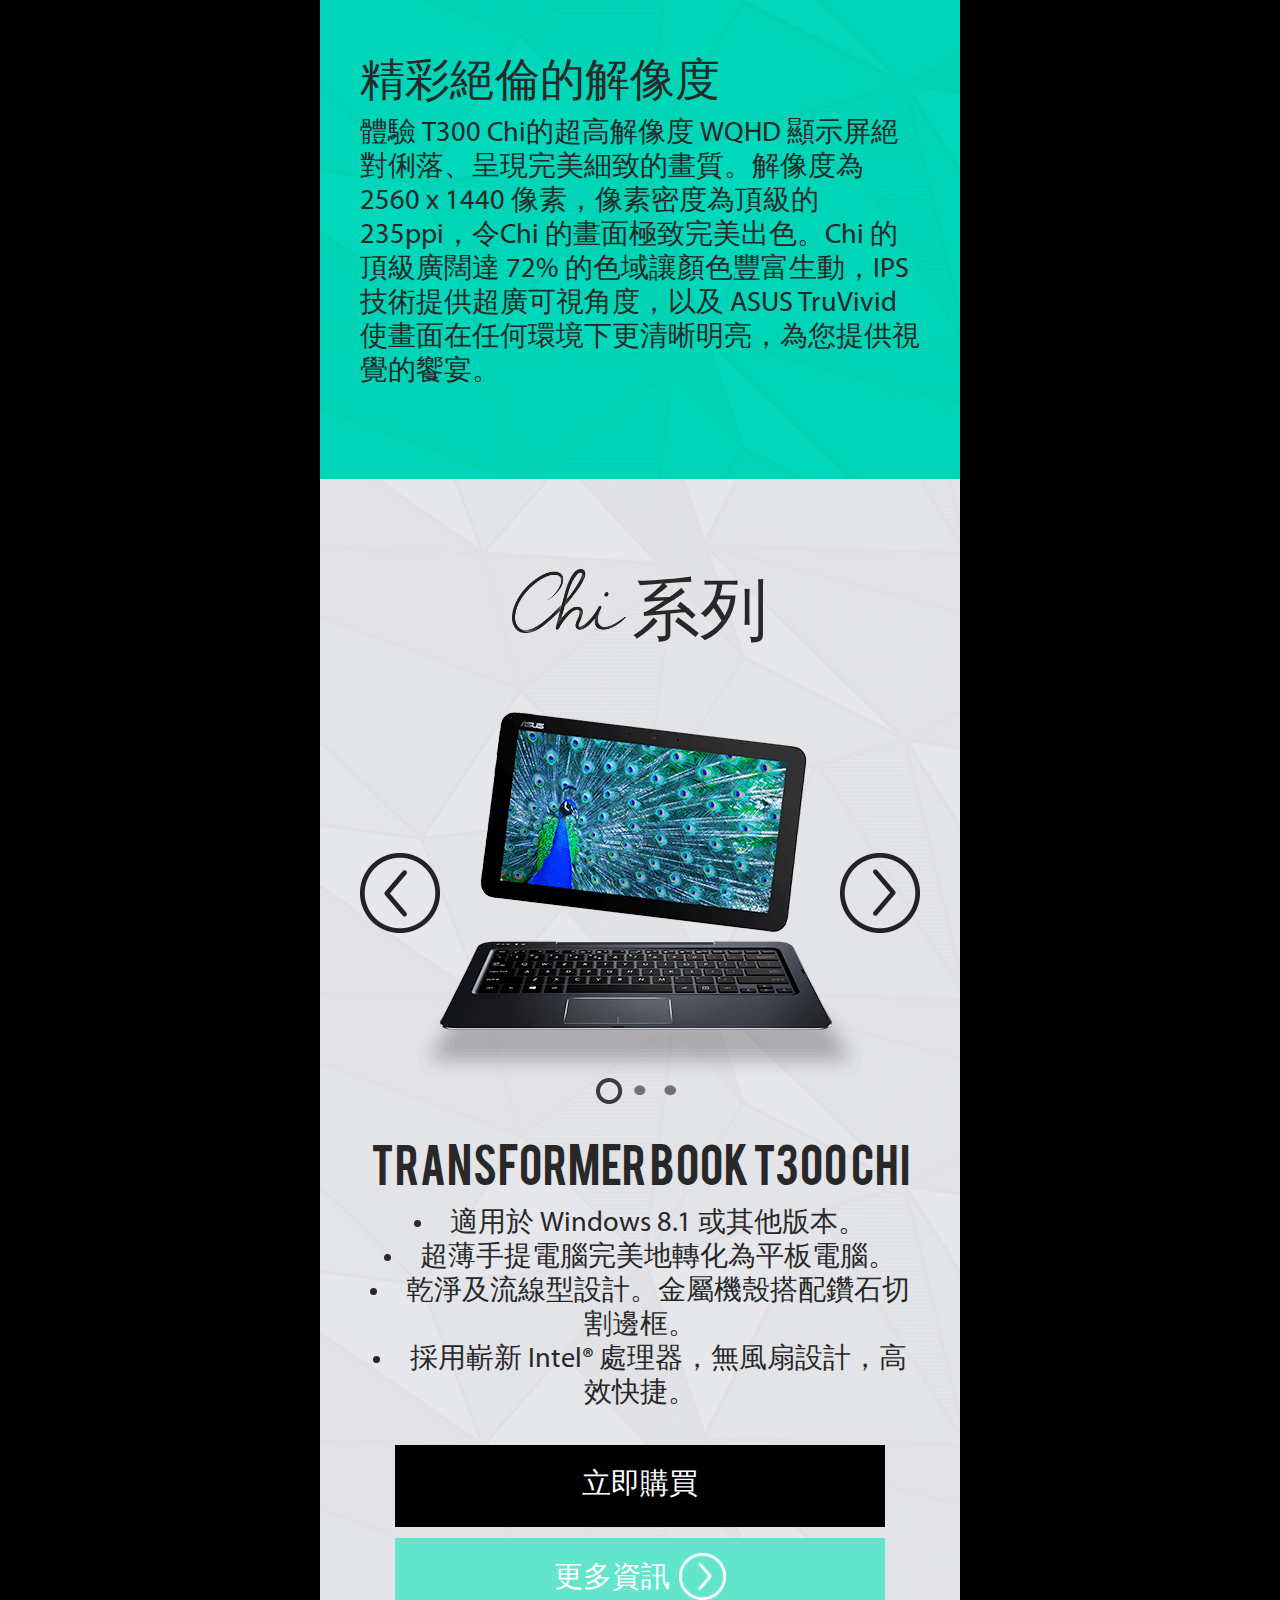
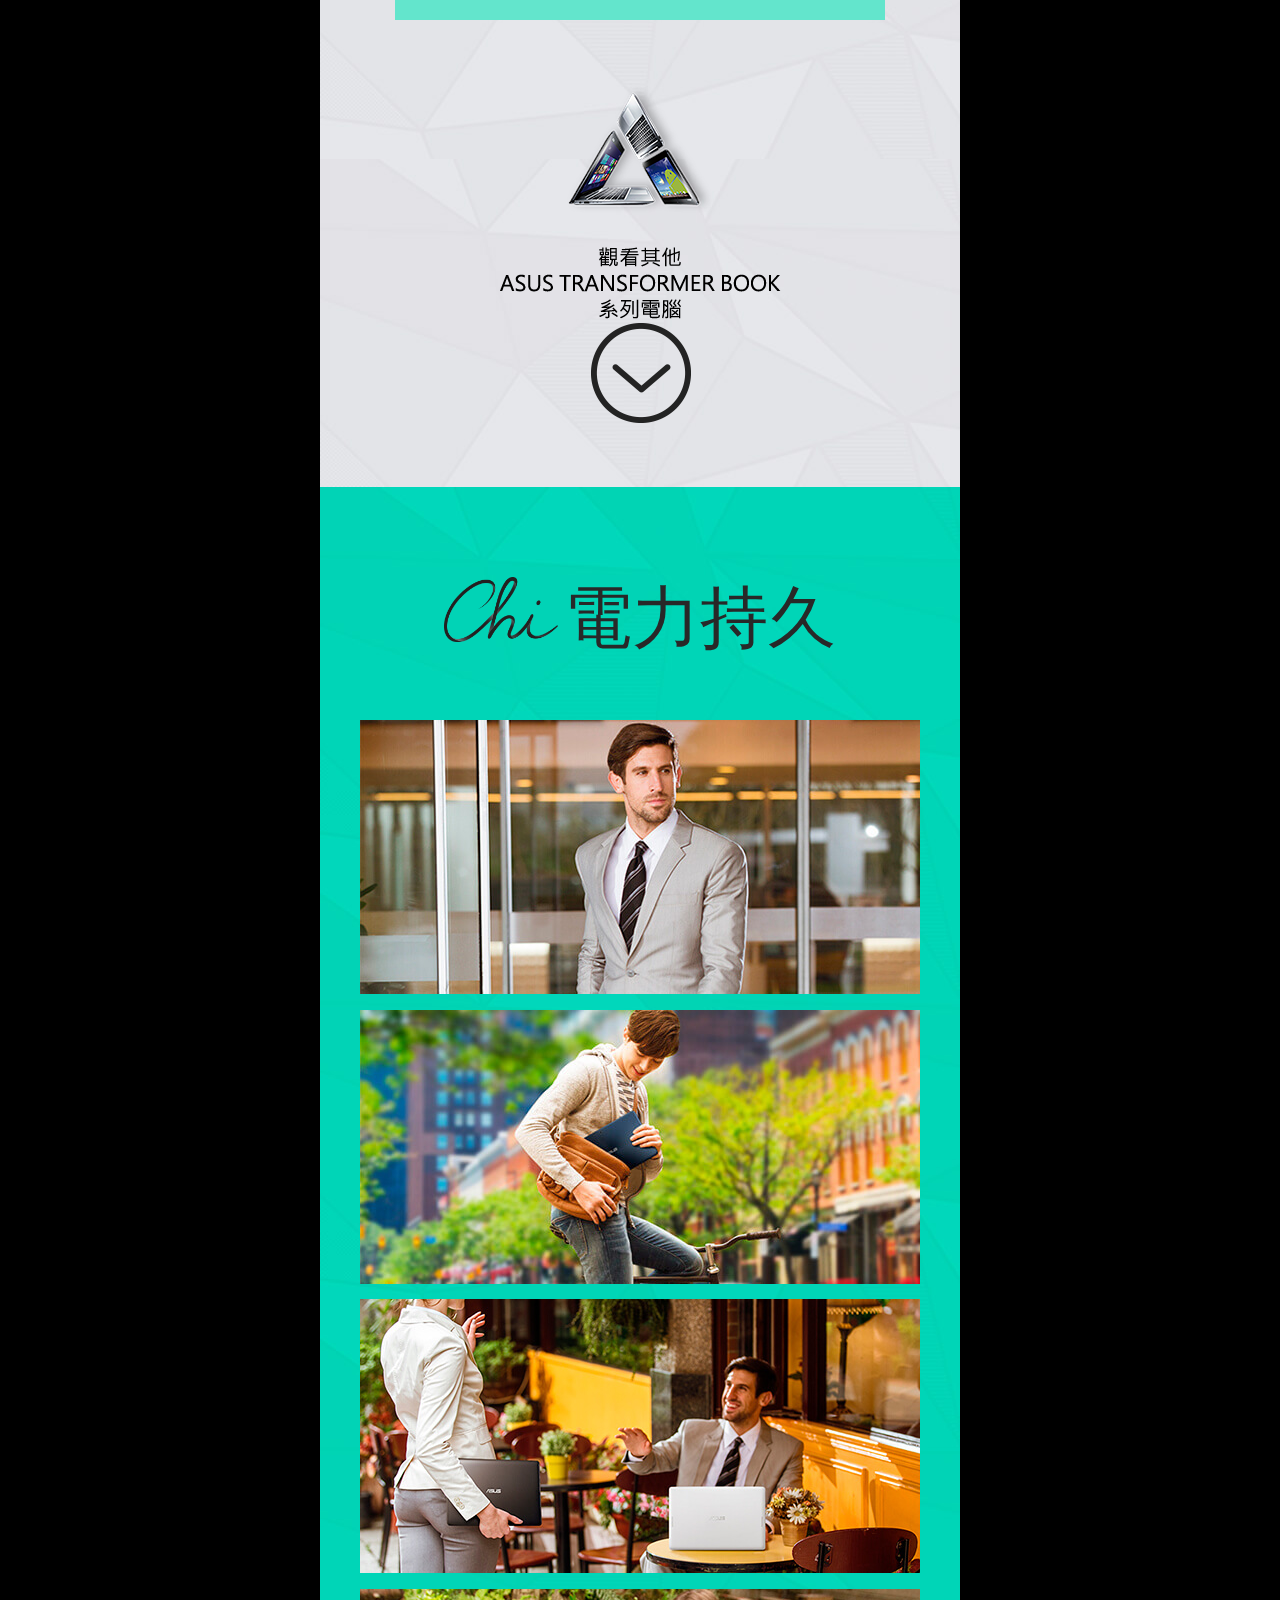
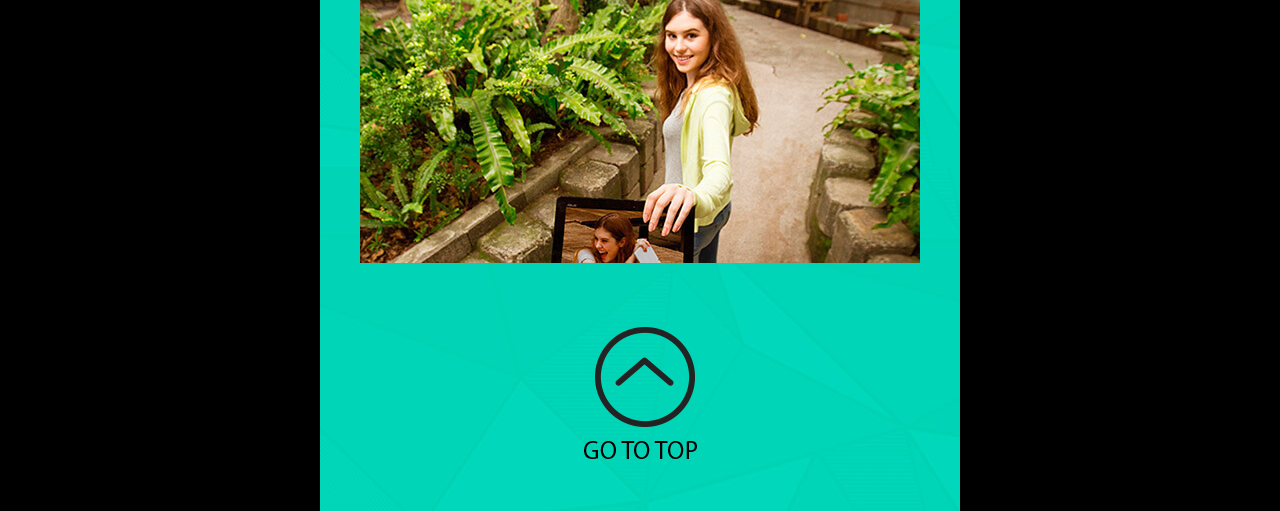
<file: m/index.html>
<!DOCTYPE html>
<html lang="en">
<head>
    <meta charset="UTF-8">
    <title>ASUS</title>
    <meta name="viewport" content="width=device-width" />
    <!--● 一般專案使用 -->
    <link rel="stylesheet" type="text/css" href="../css/font.css" />
    <link rel="stylesheet" type="text/css" href="../css/jquery.mCustomScrollbar.css" />
    <link rel="stylesheet" type="text/css" href="../css/m_css.css" />
    <link rel="stylesheet" type="text/css" href="../js.lib/imagesloaded.css"/>
    <script type="text/javascript" src="../js.lib/jquery-1.8.3.js"></script>
    <script type="text/javascript" src="../js.lib/CSSPlugin.min.js"></script>
    <script type="text/javascript" src="../js.lib/TweenMax.min.js"></script>
    <script type="text/javascript" src="../js.lib/ScrollToPlugin.js"></script>
    <script type="text/javascript" src="../js.lib/jquery.gsap.js"></script>
    <script type="text/javascript" src="../js.lib/jquery.mousewheel.js"></script>
    <script type="text/javascript" src="../js.lib/jquery.mCustomScrollbar.concat.min.js"></script>
    <script type="text/javascript" src="../js.lib/detectmobilebrowser.js"></script>
    <script type="text/javascript" src="../js/m_script.js"></script>
    
    <!--● lib -->
    <link rel="stylesheet" type="text/css" href="../js.lib/ui.css" />
    <script type="text/javascript" src="../js.lib/ui.js"></script>
    <script type="text/javascript" src="../js.lib/functions.js"></script>
    <script type="text/javascript" src="../js.lib/parameters.js"></script>
    <script type="text/javascript" src="../js.lib/jquery.touchwipe.1.1.1.js"></script>
    <script type="text/javascript" src="../js.lib/imagesloaded.js"></script>
    <script type="text/javascript" src="../js.lib/greatslide.js"></script>
    <script>
        $(document).ready(function(){

           if(!BROWSER.versions.mobile){
               window.location = "../index.html";               
           }

        });
    </script>
</head>
<body>
<div class="wrapper">
    <div class="container">
       
        <!-- menu -->
        <div class="menu mCustomScrollbar" data-mcs-theme="my-theme">
            <ul>
                <li class="anchor"><a href="#m_01">二合一</a></li>
                <li class="anchor"><a href="#m_02">高效</a></li>
                <li class="anchor"><a href="#m_03">超薄</a></li>
                <li class="anchor"><a href="#m_04">超輕</a></li>
                <li class="anchor"><a href="#m_05">完美畫質</a></li>
                <li class="anchor"><a href="#m_06">Chi 系列</a></li>
                <li class="anchor"><a href="#m_07">電力持久</a></li>
            </ul>
            <div class="ad">
                <a href="#">
                    <div class="band"><img src="../images/m_band.png" alt=""></div>
                    <img src="../images/m_menu_ad.jpg" alt="">
                </a>
            </div>
        </div>
        
        <!-- product page -->
        <div class="page">
            <!-- section_01 -->
            <div class="section" id="m_01">
                <div class="logo"><a href="#"><img src="../images/m_logo.png" alt=""></a></div>
                <div class="btn_menu">
                    <a href="#">
                        <img class="img" src="../images/m_menu.png" alt="">
                        <img class="ovr" src="../images/m_menu_x.png" alt="">
                    </a>
                </div>
                <div class="center">
                    <div class="chi"><img src="../images/m_chi.png" alt=""></div>
                    <div class="foto"><img src="../images/m_01_foto.png" alt=""></div>
                    <div class="literal">
                        <div class="subtitle"><img src="../images/m_01_txt_1.png" alt=""></div>
                        <div class="title">手提電腦還是平板電腦？任君選擇。</div>
                    </div>
                    <div class="btn_more anchor"><a href="#m_02"><img src="../images/m_btn_more.png" alt=""></a></div>
                </div>
            </div>

            <!-- section_02 -->
            <div class="section" id="m_02">
                <div class="center">
                    <div class="chi">
                        <span><img src="../images/m_chi.png" alt=""></span>
                        高效
                    </div>
                    <div class="foto"><img src="../images/m_02_foto.png" alt=""></div>
                    <div class="literal">
                        <div class="title">專為速度而設</div>
                        <div class="txt">輕鬆獲得一切，無需妥協。T300 Chi 搭載Intel Core M 處理器，速度非凡，能高速傳輸資料。無論工作或娛樂， T300 Chi 都能高效完成。</div>
                    </div>
                </div>
            </div>

            <!-- section_03 -->
            <div class="section" id="m_03">
                <div class="center">
                    <div class="chi">
                        <span><img src="../images/m_chi.png" alt=""></span>
                        超薄
                    </div>
                    <div class="foto"><img src="../images/m_03_foto.png" alt=""></div>
                    <div class="literal">
                        <div class="title">纖薄及尖端科技</div>
                        <div class="txt">T300 Chi 外型為精美的流線型金屬機殼，搭配鑽石切割邊框，呈現 7.6 mm 超薄平板電腦及 16.5 mm 輕巧並擁有尖端科技的手提電腦。</div>
                    </div>
                </div>
            </div>

            <!-- section_04 -->
            <div class="section" id="m_04">
                <div class="center">
                    <div class="chi">
                        <span><img src="../images/m_chi.png" alt=""></span>
                        超輕
                    </div>
                    <div class="foto"><img src="../images/m_04_foto.png" alt=""></div>
                    <div class="literal">
                        <div class="title">隨身攜帶</div>
                        <div class="txt">全鋁製一體式精確手藝的設計，方便隨身時隨地使用。只重 720 克，Chi 讓您隨時隨地都能高效快捷地工作。</div>
                    </div>
                </div>
            </div>

            <!-- section_05 -->
            <div class="section" id="m_05">
                <div class="center">
                    <div class="chi">
                        <span><img src="../images/m_chi.png" alt=""></span>
                        完美畫質
                    </div>
                    <div class="foto"><img src="../images/m_05_foto.png" alt=""></div>
                    <div class="literal">
                        <div class="title">精彩絕倫的解像度</div>
                        <div class="txt">體驗 T300 Chi的超高解像度 WQHD 顯示屏絕對俐落、呈現完美細致的畫質。解像度為 2560 x 1440 像素，像素密度為頂級的 235ppi，令Chi 的畫面極致完美出色。Chi 的頂級廣闊達 72% 的色域讓顏色豐富生動，IPS 技術提供超廣可視角度，以及 ASUS TruVivid 使畫面在任何環境下更清晰明亮，為您提供視覺的饗宴。</div>
                    </div>
                </div>
            </div>
            
            <!-- section_06 -->
            <div class="section" id="m_06">
                <div class="center">
                    <div class="chi">
                        <span><img src="../images/m_chi.png" alt=""></span>
                        系列
                    </div>
                    <!-- 左右滑動換頁 -->
                    <div class="slide">
                        <div class="allbox">
                            <img src="../images/m_06_foto_01.png" alt="">
                            <img src="../images/m_06_foto_01.png" alt="">
                            <img src="../images/m_06_foto_01.png" alt="">
                        </div>
                        <div class="arrow_l"><a href="#"><img src="../images/m_arrow_l.png" alt=""></a></div>
                        <div class="arrow_r"><a href="#"><img src="../images/m_arrow_r.png" alt=""></a></div>
                        <div class="dots">
                            <ul>
                                <li class="select"><img class="img" src="../images/m_dot_1.png" alt=""><img class="ovr" src="../images/m_dot_2.png" alt=""></li>
                                <li><img class="img" src="../images/m_dot_1.png" alt=""><img class="ovr" src="../images/m_dot_2.png" alt=""></li>
                                <li><img class="img" src="../images/m_dot_1.png" alt=""><img class="ovr" src="../images/m_dot_2.png" alt=""></li>
                            </ul>
                        </div>
                    </div>
                    <!-- 文字 -->
                    <div class="literal">
                        <div class="slide_box">
                            <div class="title">TRANSFORMER BOOK T300 CHI</div>
                            <div class="txt">
                                <ul>
                                    <li>適用於 Windows 8.1 或其他版本。</li>
                                    <li>超薄手提電腦完美地轉化為平板電腦。</li>
                                    <li>乾淨及流線型設計。金屬機殼搭配鑽石切割邊框。</li>
                                    <li>採用嶄新 Intel® 處理器，無風扇設計，高效快捷。</li>
                                </ul>
                           </div>
                           <div class="btn inner buynow"><a href="http://www.asuspromotion.net/au/wheretobuy/index.htm" target="_blank">立即購買</a></div>
                           <div class="btn inner moreinfo"><a href="http://www.asus.com/au/Notebooks_Ultrabooks/ASUS_Transformer_Book_T300Chi/" target="_blank">更多資訊 <span><img src="../images/m_arrow_more.png" alt=""></span></a></div>
                        </div>
                        <div class="slide_box hide">
                            <div class="title">TRANSFORMER BOOK T100 CHI</div>
                            <div class="txt">
                                <ul>
                                    <li>超薄 10.1寸 2 合 1 </li>
                                    <li>超長電池壽命</li>
                                    <li>適用於 Windows 8.1</li>
                                    <li>超薄手提電腦變形平板電腦。</li>
                                    <li>流線型俐落設計。金屬機殼搭配鑽石切割邊框。</li>
                                    <li>採用四核 Intel® 處理器，無風扇設計，高效快捷。</li>
                                </ul>
                           </div>
                           <div class="btn inner buynow"><a href="http://www.asuspromotion.net/au/wheretobuy/index.htm" target="_blank">立即購買</a></div>
                           <div class="btn inner moreinfo"><a href="http://www.asus.com/au/Notebooks_Ultrabooks/ASUS_Transformer_Book_T100Chi/" target="_blank">更多資訊 <span><img src="../images/m_arrow_more.png" alt=""></span></a></div>
                        </div>
                        
                        <div class="slide_box hide">
                            <div class="title">TRANSFORMER BOOK T90 CHI</div>
                            <div class="txt">
                                <ul>
                                    <li>超薄 8.9寸 2 合 1 </li>
                                    <li>超長電池壽命</li>
                                    <li>適用於 Windows 8.1</li>
                                    <li>超薄手提電腦變形平板電腦。</li>
                                    <li>流線型俐落設計。金屬機殼搭配鑽石切割邊框。</li>
                                    <li>採用四核 Intel® 處理器，無風扇設計，高效快捷。</li>
                                </ul>
                           </div>
                           <div class="btn inner buynow"><a href="http://www.asuspromotion.net/au/wheretobuy/index.htm" target="_blank">立即購買</a></div>
                           <div class="btn inner moreinfo"><a href="http://www.asus.com/au/Notebooks_Ultrabooks/ASUS_Transformer_Book_T100Chi/" target="_blank">更多資訊 <span><img src="../images/m_arrow_more.png" alt=""></span></a></div>
                        </div>
                        
                    </div>
                    
                    <div class="triangle"><img src="../images/m_triangle.png" alt=""></div>
                    <!-- see other -->
                    <div class="seeother">
                        <div class="btn_seeother"><a href="#"><img src="../images/m_btn_seeother.png" alt=""></a></div>
                        <div class="btn_hide hide"><a href="#"><img src="../images/m_btn_hide.png" alt=""></a></div>
                    </div>
                    <!-- other transformer book family -->
                    <div id="family">
                        <div class="box f1">
                            <div class="top inner">可拆式</div>
                            <!-- 左右滑動換頁 -->
                            <div class="slide">
                                <div class="allbox">
                                    <img src="../images/m_t100.png" alt="">
                                    <img src="../images/m_t100.png" alt="">
                                    <img src="../images/m_t100.png" alt="">
                                </div>
                                <div class="arrow_l"><a href="#"><img src="../images/m_arrow_l.png" alt=""></a></div>
                                <div class="arrow_r"><a href="#"><img src="../images/m_arrow_r.png" alt=""></a></div>
                                <div class="dots">
                                    <ul>
                                        <li class="select"><img class="img" src="../images/m_dot_1.png" alt=""><img class="ovr" src="../images/m_dot_2.png" alt=""></li>
                                        <li><img class="img" src="../images/m_dot_1.png" alt=""><img class="ovr" src="../images/m_dot_2.png" alt=""></li>
                                        <li><img class="img" src="../images/m_dot_1.png" alt=""><img class="ovr" src="../images/m_dot_2.png" alt=""></li>
                                        <!--<li><img class="img" src="../images/m_dot_1.png" alt=""><img class="ovr" src="../images/m_dot_2.png" alt=""></li>-->
                                    </ul>
                                </div>
                            </div>
                            <!-- 文字 -->
                            <div class="literal">
                                <div class="slide_box">
                                    <div class="title">Transformer Book T100 <br> (10.1-寸)</div>
                                    <div class="txt">電池壽命達 11 小時，方便擕帶。配合 Microsoft Office提高工作效率。</div>
                                    <!-- video -->
                                    <div class="video inner">
                                        <dl>
                                            <dt class="product_video" video="VYfP8LXpf0I"><a href="#"><img src="../images/06_book_detachable_1_video.png" alt=""></a></dt>
                                            <dd>
                                                <div class="btn buynow"><a href="http://www.asuspromotion.net/au/wheretobuy/index.htm" target="_blank">立即購買</a></div>
                                                <div class="btn moreinfo"><a href="http://www.asus.com/au/Notebooks_Ultrabooks/ASUS_Transformer_Book_T100TA/" target="_blank">更多資訊 <span><img src="../images/m_arrow_more.png" alt=""></span></a></div>
                                            </dd>
                                        </dl>
                                    </div>
                                </div>
                            
                            <div class="slide_box hide">
                                    <div class="title">Transformer Book T200 <br> (11.6-寸)</div>
                                    <div class="txt">完善的I/O連接埠，附有全尺寸鍵盤，提升效率。簡易式 HDD硬盤，輕易自行升級。</div>
                                    <!-- video -->
                                    <div class="video inner">
                                        <dl>
                                            <dt class="product_video" video="VYfP8LXpf0I"><a href="#"><img src="../images/06_book_detachable_1_video.png" alt=""></a></dt>
                                            <dd>
                                                <div class="btn buynow"><a href="http://www.asuspromotion.net/au/wheretobuy/index.htm" target="_blank">立即購買</a></div>
                                                <div class="btn moreinfo"><a href="http://www.asus.com/au/Notebooks_Ultrabooks/ASUS_Transformer_Book_T100TA/" target="_blank">更多資訊 <span><img src="../images/m_arrow_more.png" alt=""></span></a></div>
                                            </dd>
                                        </dl>
                                    </div>
                            </div>
                            
                            <div class="slide_box hide">
                                    <div class="title">Transformer Book T300 <br> (12.5-寸)</div>
                                    <div class="txt">方便擕帶，搭載最新 Intel 處理器，全面提高工作效率。</div>
                                    <!-- video -->
                                    <div class="video inner">
                                        <dl>
                                            <dt class="product_video" video="VYfP8LXpf0I"><a href="#"><img src="../images/06_book_detachable_1_video.png" alt=""></a></dt>
                                            <dd>
                                                <div class="btn buynow"><a href="http://www.asuspromotion.net/au/wheretobuy/index.htm" target="_blank">立即購買</a></div>
                                                <div class="btn moreinfo"><a href="http://www.asus.com/au/Notebooks_Ultrabooks/ASUS_Transformer_Book_T100TA/" target="_blank">更多資訊 <span><img src="../images/m_arrow_more.png" alt=""></span></a></div>
                                            </dd>
                                        </dl>
                                    </div>
                            </div>
                        </div>
                        </div>
                        <div class="box f2">
                            <div class="top inner">可翻動</div>
                            <!-- 左右滑動換頁 -->
                            <div class="slide">
                                <div class="allbox">
                                    <img src="../images/m_tp300.png" alt="">
                                    <img src="../images/m_tp500.png" alt="">
                                    <img src="../images/m_tp500.png" alt="">
                                </div>
                                <div class="arrow_l"><a href="#"><img src="../images/m_arrow_l.png" alt=""></a></div>
                                <div class="arrow_r"><a href="#"><img src="../images/m_arrow_r.png" alt=""></a></div>
                                <div class="dots">
                                    <ul>
                                        <li class="select"><img class="img" src="../images/m_dot_1.png" alt=""><img class="ovr" src="../images/m_dot_2.png" alt=""></li>
                                        <li><img class="img" src="../images/m_dot_1.png" alt=""><img class="ovr" src="../images/m_dot_2.png" alt=""></li>
                                        <li><img class="img" src="../images/m_dot_1.png" alt=""><img class="ovr" src="../images/m_dot_2.png" alt=""></li>
                                    </ul>
                                </div>
                            </div>
                            <!-- 文字 -->
                            <div class="literal">
                                <div class="slide_box">
                                    <div class="title">Transformer Book Flip TP300 <br> (13.3-寸)</div>
                                    <div class="txt">可任意調較可觸式屏幕角度，當作手提電腦、平板電腦或兩者之間的工具。</div>
                                    <!-- video -->
                                    <div class="video inner">
                                        <dl>
                                            <dt class="product_video" video="zJRBtiY0fFw"><a href="#"><img src="../images/06_book_flipable_1_video.png" alt=""></a></dt>
                                            <dd>
                                                <div class="btn buynow"><a href="http://www.asuspromotion.net/au/wheretobuy/index.htm" target="_blank">立即購買</a></div>
                                                <div class="btn moreinfo"><a href="http://www.asus.com/au/Notebooks_Ultrabooks/ASUS_Transformer_Book_Flip_TP300LA/" target="_blank">更多資訊 <span><img src="../images/m_arrow_more.png" alt=""></span></a></div>
                                            </dd>
                                        </dl>
                                    </div>
                                </div>
                                
                                <div class="slide_box hide">
                                    <div class="title">Transformer Book Flip TP500 <br> (15.6-寸)</div>
                                    <div class="txt">可任意調較可觸式屏幕角度，當作手提電腦、平板電腦或兩者之間的工具。</div>
                                    <!-- video -->
                                    <div class="video inner">
                                        <dl>
                                            <dt class="product_video" video="zJRBtiY0fFw"><a href="#"><img src="../images/06_book_flipable_2_video.png" alt=""></a></dt>
                                            <dd>
                                                <div class="btn buynow"><a href="http://www.asuspromotion.net/au/wheretobuy/index.htm" target="_blank">立即購買</a></div>
                                                <div class="btn moreinfo"><a href="http://www.asus.com/au/Notebooks_Ultrabooks/ASUS_Transformer_Book_Flip_TP500LN/" target="_blank">更多資訊 <span><img src="../images/m_arrow_more.png" alt=""></span></a></div>
                                            </dd>
                                        </dl>
                                    </div>
                                </div>
                
                                <div class="slide_box hide">
                                    <div class="title">Transformer Book Flip TP550 <br> (15.6-寸)</div>
                                    <div class="txt">可任意調較可觸式屏幕角度，當作手提電腦、平板電腦或兩者之間的工具。</div>
                                    <!-- video -->
                                    <div class="video inner">
                                        <dl>
                                            <dt class="product_video" video="zJRBtiY0fFw"><a href="#"><img src="../images/06_book_flipable_2_video.png" alt=""></a></dt>
                                            <dd>
                                                <div class="btn buynow"><a href="http://www.asuspromotion.net/au/wheretobuy/index.htm" target="_blank">立即購買</a></div>
                                                <div class="btn moreinfo"><a href="http://www.asus.com/au/Notebooks_Ultrabooks/ASUS_Transformer_Book_Flip_TP500LN/" target="_blank">更多資訊 <span><img src="../images/m_arrow_more.png" alt=""></span></a></div>
                                            </dd>
                                        </dl>
                                    </div>
                                </div>
                             </div>
                        </div>
            </div>
            
            <!-- section_07 -->
            <div class="section" id="m_07">
                <div class="center">
                    <div class="chi">
                        <span><img src="../images/m_chi.png" alt=""></span>
                        電力持久
                    </div>
                    <div class="pic inner">
                        <ul>
                            <li><a href="#"><img src="../images/m_07_foto_01.jpg" alt=""></a></li>
                            <li><a href="#"><img src="../images/m_07_foto_02.jpg" alt=""></a></li>
                            <li><a href="#"><img src="../images/m_07_foto_03.jpg" alt=""></a></li>
                            <li><a href="#"><img src="../images/m_07_foto_04.jpg" alt=""></a></li>
                        </ul>
                    </div>
                    <!-- go to top -->
                    <div class="gototop anchor"><a href="#m_01"><img src="../images/m_btn_gototop.png" alt=""></a></div>
                </div>
            </div>
        </div>
    </div>
</div>
</body>
</html>
</file>
<file: css/font.css>
@font-face {
    font-family: 'bebasregular';
    src: url('../font/webfont.eot');
    src: url('../font/webfont.eot?#iefix') format('embedded-opentype'),
         url('../font/webfont.ttf') format('truetype'),
         url('../font/webfont.svg#bebasregular') format('svg');
    font-weight: normal;
    font-style: normal;
}

@font-face {
    font-family: 'myriadproregular';
    src: url('../font/myriadproregular.eot');
    src: url('../font/myriadproregular.eot?#iefix') format('embedded-opentype'),
         url('../font/myriadproregular.woff') format('woff'),
         url('../font/myriadproregular.ttf') format('truetype');
    font-weight: normal;
    font-style: normal;
}

body{
	font-family: 'bebasregular','微軟正黑體', 'Helvetica Bold','Arial Bold';
}

/*url('../font/webfont.woff') format('woff'),*/
</file>
<file: js.lib/ui.css>
/*for tooltip*/
#tooltipPanel{
   position:absolute;
   text-align:left;
   z-index:3000000;
   padding:3px 5px 3px 5px;
   font-size:12px;
   font-weight:normal;
   top:0px;
   left:0px;
   background-color:#434343;
   color:#ffffff;
}
/*for block UI*/
#blockContentBG{
   padding:0px;
   background-repeat:no-repeat;
   background-position:center center;
   position:absolute;
   z-index:24000001;
   cursor:default;
}
#blockContentDel{
	background-image:url(ui/fancy_close.png);
	_background-image:url(ui/fancy_close.gif);
	width:30px;
	height:30px;
	position:absolute;
	top:-15px;
	right:-15px;
	cursor:pointer;
}
#blockContentSection{
   background-color:#FFFFFF;
   border:1px solid #258389;
   padding:0;
   position:relative;
   float:left;
}
</file>
<file: js.lib/imagesloaded.css>
#link {color: #E45635;display:block;font: 12px "Helvetica Neue", Helvetica, Arial, sans-serif;text-align:center; text-decoration: none;}
#link:hover {color: #CCCCCC}

#link, #link:hover {-webkit-transition: color 0.5s ease-out;transition: color 0.5s ease-out;}

/** BEGIN CSS **/
/*        body {background: #333333;}*/
        @keyframes rotate-loading {
            0%  {transform: rotate(0deg);-ms-transform: rotate(0deg); -webkit-transform: rotate(0deg); -o-transform: rotate(0deg); -moz-transform: rotate(0deg);}
            100% {transform: rotate(360deg);-ms-transform: rotate(360deg); -webkit-transform: rotate(360deg); -o-transform: rotate(360deg); -moz-transform: rotate(360deg);}
        }

        @-moz-keyframes rotate-loading {
            0%  {transform: rotate(0deg);-ms-transform: rotate(0deg); -webkit-transform: rotate(0deg); -o-transform: rotate(0deg); -moz-transform: rotate(0deg);}
            100% {transform: rotate(360deg);-ms-transform: rotate(360deg); -webkit-transform: rotate(360deg); -o-transform: rotate(360deg); -moz-transform: rotate(360deg);}
        }

        @-webkit-keyframes rotate-loading {
            0%  {transform: rotate(0deg);-ms-transform: rotate(0deg); -webkit-transform: rotate(0deg); -o-transform: rotate(0deg); -moz-transform: rotate(0deg);}
            100% {transform: rotate(360deg);-ms-transform: rotate(360deg); -webkit-transform: rotate(360deg); -o-transform: rotate(360deg); -moz-transform: rotate(360deg);}
        }

        @-o-keyframes rotate-loading {
            0%  {transform: rotate(0deg);-ms-transform: rotate(0deg); -webkit-transform: rotate(0deg); -o-transform: rotate(0deg); -moz-transform: rotate(0deg);}
            100% {transform: rotate(360deg);-ms-transform: rotate(360deg); -webkit-transform: rotate(360deg); -o-transform: rotate(360deg); -moz-transform: rotate(360deg);}
        }

        @keyframes rotate-loading {
            0%  {transform: rotate(0deg);-ms-transform: rotate(0deg); -webkit-transform: rotate(0deg); -o-transform: rotate(0deg); -moz-transform: rotate(0deg);}
            100% {transform: rotate(360deg);-ms-transform: rotate(360deg); -webkit-transform: rotate(360deg); -o-transform: rotate(360deg); -moz-transform: rotate(360deg);}
        }

        @-moz-keyframes rotate-loading {
            0%  {transform: rotate(0deg);-ms-transform: rotate(0deg); -webkit-transform: rotate(0deg); -o-transform: rotate(0deg); -moz-transform: rotate(0deg);}
            100% {transform: rotate(360deg);-ms-transform: rotate(360deg); -webkit-transform: rotate(360deg); -o-transform: rotate(360deg); -moz-transform: rotate(360deg);}
        }

        @-webkit-keyframes rotate-loading {
            0%  {transform: rotate(0deg);-ms-transform: rotate(0deg); -webkit-transform: rotate(0deg); -o-transform: rotate(0deg); -moz-transform: rotate(0deg);}
            100% {transform: rotate(360deg);-ms-transform: rotate(360deg); -webkit-transform: rotate(360deg); -o-transform: rotate(360deg); -moz-transform: rotate(360deg);}
        }

        @-o-keyframes rotate-loading {
            0%  {transform: rotate(0deg);-ms-transform: rotate(0deg); -webkit-transform: rotate(0deg); -o-transform: rotate(0deg); -moz-transform: rotate(0deg);}
            100% {transform: rotate(360deg);-ms-transform: rotate(360deg); -webkit-transform: rotate(360deg); -o-transform: rotate(360deg); -moz-transform: rotate(360deg);}
        }

        @keyframes loading-text-opacity {
            0%  {opacity: 0}
            20% {opacity: 0}
            50% {opacity: 1}
            100%{opacity: 0}
        }

        @-webkit-keyframes loading-text-opacity {
            0%  {opacity: 0}
            20% {opacity: 0}
            50% {opacity: 1}
            100%{opacity: 0}
        }
        .loading-container,
        .loading {
            height: 90px;
            position: relative;
            width: 90px;
            border-radius: 100%;
        }


        .loading-container { margin: 40px auto }

        .loading {
            border: 2px solid transparent;
            border-color: transparent #4a4a4a transparent #4a4a4a;
            -moz-animation: rotate-loading 1.5s linear 0s infinite normal;
            -moz-transform-origin: 50% 50%;
            -o-animation: rotate-loading 1.5s linear 0s infinite normal;
            -o-transform-origin: 50% 50%;
            -webkit-animation: rotate-loading 1.5s linear 0s infinite normal;
            -webkit-transform-origin: 50% 50%;
            -webkit-animation: rotate-loading 1.5s linear 0s infinite normal;
            animation: rotate-loading 1.5s linear 0s infinite normal;
            -webkit-transform-origin: 50% 50%;
            -ms-transform-origin: 50% 50%;
            transform-origin: 50% 50%;
        }

        .loading-container:hover .loading {
            border-color: transparent #E45635 transparent #E45635;
        }
        .loading-container:hover .loading,
        .loading-container .loading {
            -webkit-transition: all 0.5s ease-in-out;
            transition: all 0.5s ease-in-out;
        }

        #loading-text {
            -webkit-animation: loading-text-opacity 2s linear 0s infinite normal;
            animation: loading-text-opacity 2s linear 0s infinite normal;
            color: #ffffff;
            font-family: "Helvetica Neue", "Helvetica", "arial";
            font-size: 10px;
            font-weight: bold;
            margin-top: 45%;
            opacity: 0;
            position: absolute;
            text-align: center;
            text-transform: uppercase;
            top: 0;
            width: 90px;
        }
</file>
<file: css/css.css>
@charset "utf-8";
/*

	1. reset
	2. loading
	3. base
	4. section 1
	0. Screen

*/




/* 1. reset
--------------------------------------------------------------------------------------*/
html,body,div,span,applet,object,iframe,h1,h2,h3,h4,h5,h6,p,blockquote,pre,a,abbr,acronym,address,big,cite,code,del,dfn,em,font,img,ins,kbd,q,s,samp,small,strike,sub,sup,tt,var,b,u,i,center,dl,dt,dd,ol,ul,li,fieldset,form,label,legend,table,caption,tbody,tfoot,thead,tr,th,td{margin:0;padding:0;border:0;outline:0;font-size:100%;vertical-align:baseline;background:transparent}ol,ul{list-style:none}blockquote,q{quotes:none}blockquote:before,blockquote:after,q:before,q:after{content:'';content:none}:focus{outline:0}ins{text-decoration:none}del{text-decoration:line-through}table{border-collapse:collapse;border-spacing:0}





/* 2. loading
--------------------------------------------------------------------------------------*/
#imagesLoading{
	width: 0;
	height: 0;
	overflow: hidden;
}

#loading{
	position: fixed;
	top: 0;
	left: 0;
	right: 0;
	bottom: 0;
	z-index: 20;
}

.loading_bg{
	position: fixed;
	top: 0;
	left: 0;
	width: 100%;
	-moz-animation: movePosition 20s linear;
	-webkit-animation: movePosition 20s linear;
	animation: movePosition 20s linear;
	background-image: url(../images/mask.png);
	background-repeat: repeat;
	background-position: center bottom;
	background-color: #2a2a2a;
}

.loading_bar{
	position: absolute;
	width: 0%;
	height: 2px;
	left: 0;
	right: 0;
	top: 0;
	background-color: #fff;
	-webkit-animation: width 2s infinite linear;
	-moz-animation: width 2s infinite linear;
	animation: width 2s infinite linear;
}

.loading_logo{
	position: absolute;
	margin-left: -62px;
	margin-top: -19px;
	left: 50%;
	top: 50%;
	width: 124px;
	height: 38px;
	background: url(../images/asus_logo.png) no-repeat center bottom;
}

@-moz-keyframes movePosition {
  0% {
    background-position: center bottom;
  }
  100% {
    background-position: center top;
  }
}

@-webkit-keyframes movePosition {
  0% {
    background-position: center bottom;
  }
  100% {
    background-position: center top;
  }
}

@keyframes movePosition {
  0% {
    background-position: center bottom;
  }
  100% {
    background-position: center top;
  }
}


@-moz-keyframes width {
  0% { width: 0; }
  100% { width: 100%; }
}

@-webkit-keyframes width {
  0% { width: 0; }
  100% { width: 100%; }
}

@keyframes width {
  0% { width: 0; }
  100% { width: 100%; }
}



/* 3. base
--------------------------------------------------------------------------------------*/
html,
body {
    width: 100%;
    height: 100%;
    min-width: 1024px;
    overflow: hidden;
}

.clear {clear: both; }
.hide {display: none; }
.seo span{
	font-size: 0px;
	text-indent: -5000px;
}

#wrapper{
	width: 100%;
	height: 100%;
}

.section{
	position: relative;
	width: 100%;
	height: 100%;
	background-repeat: repeat;
	background-position: center top;
	overflow: hidden;
}


/* Asus logo */
.asus_logo{
	position: fixed;
	top: 4%;
	left: 2.5%;
	width: 124px;
	height: 38px;
	background: url(../images/asus_logo.png) no-repeat center top;
}

.baseWhite .asus_logo{
	background: url(../images/asus_logo.png) no-repeat center bottom;	
}

.asus_logo a{
	display: block;
	width: 100%;
	height: 100%;
}


/* intel */
.intel{
	position: fixed;
	bottom: 20px;
	right: 27px;
	width: 30.5%;
	-webkit-transition: all .2s ease;
	-o-transition: all .2s ease;
	transition: all .2s ease;
}

.baseWhite .intel{
	opacity: 0;
	display: none;
}


/* Navigation */
#navi {
	position: fixed;
	top: 4%;
	left: 50%;
	margin-left: -257px;
	width: 515px;
	height: 20px;
	background: url(../images/navi.png) no-repeat center top;
}

.baseWhite #navi{ background: url(../images/navi.png) no-repeat center bottom; }
.baseWhite #navi li:before{ background-color: #ffffff; }

#navi ol{
	display: inline-block;
	width: 100%;
	height: auto;
}

#navi li{
	position: relative;
	display: block;
	float: left;
	height: 20px;
}

#navi li:before{
	display: block;
	content: "";
	position: absolute;
	bottom: 0;
	left: 40%;
	width: 0;
	height: 1px;
	background-color: black;
	-webkit-transition: all .3s ease;
	-o-transition: all .3s ease;
	transition: all .3s ease;
}


#navi a{
	display: block;
	width: 100%;
	height: 100%;
	text-decoration: none;
}

.navi_1{ width: 57px; }
.navi_2{ width: 73px; }
.navi_3{ width: 73px; }
.navi_4{ width: 73px; }
.navi_5{ width: 86px; }
.navi_6{ width: 82px; }
.navi_7{ width: 71px; }

#navi li.select.navi_1:before ,#navi li:hover.navi_1:before{ width: 55px; }
#navi li.select.navi_2:before ,#navi li:hover.navi_2:before{ width: 68px; }
#navi li.select.navi_3:before ,#navi li:hover.navi_3:before{ width: 68px; }
#navi li.select.navi_4:before ,#navi li:hover.navi_4:before{ width: 68px; }
#navi li.select.navi_5:before ,#navi li:hover.navi_5:before{ width: 81px; }
#navi li.select.navi_6:before ,#navi li:hover.navi_6:before{ width: 77px; }
#navi li.select.navi_7:before ,#navi li:hover.navi_7:before{ width: 66px; }

.navi_1.select:before ,.navi_1:hover:before{ margin-left: -26px; }
.navi_2.select:before ,.navi_2:hover:before{ margin-left: -29px; }
.navi_3.select:before ,.navi_3:hover:before{ margin-left: -29px; }
.navi_4.select:before ,.navi_4:hover:before{ margin-left: -29px; }
.navi_5.select:before ,.navi_5:hover:before{ margin-left: -29px; }
.navi_6.select:before ,.navi_6:hover:before{ margin-left: -29px; }
.navi_7.select:before ,.navi_7:hover:before{ margin-left: -20px; }



.img_position{
	position: absolute;
	top: 0;
	left: 0;
	width: 100%;
}

.img_autowidth img{
	max-width: 100%;
}


/* language selector */
.lang_selectBox{
	position: fixed;
	top: 4%;
	right: 2.5%;
	width: 182px;
	height: 20px;
}

.lang_selectBox select{
	width: 100%;
	height: 20px;
}


.asus_baseText{
	position: fixed;
	top :7.5%;
	right: 2.5%;
	width: 10.4%;
	max-width: 200px;
}
.asus_baseText .black{ display: block; }
.asus_baseText .white{ display: none; }
.baseWhite .asus_baseText .black{ display: none; }
.baseWhite .asus_baseText .white{ display: block; }


/* pagination */
.pagination{
	position: fixed;
	top: 50%;
	margin-top: -73.5px;
	right: 2.5%;
	width: 10px;
	height: 147px;
}

.pagination ol{
	display: inline-block;
	width: 100%;
	height: auto;
}

.pagination li{
	position: relative;
	display: block;
	width: 9px;
	height: 9px;
	margin-bottom: 12px;
}

.pagination a{
	position: absolute;
	top: 50%;
	left: 50%;
	-moz-transform:rotate(45deg);
	-webkit-transform:rotate(45deg);
	transform:rotate(45deg);
	-webkit-transition: all .2s ease-out;
	-o-transition: all .2s ease-out;
	transition: all .2s ease-out;
	margin-left: -3.5px;
	margin-top: -3.5px;
	width: 7px;
	height: 7px;
	background-color: #282828;
}


.pagination li:hover a ,.pagination li.select a{
	margin-left: -4.5px;
	margin-top: -4.5px;
	width: 9px;
	height: 9px;
	background-color: transparent;
	box-shadow: inset 2px 2px 0 #282828 ,inset -2px -2px 0 #282828;
}


.baseWhite .pagination a{
	background-color: #ffffff;
}

.baseWhite .pagination li:hover a ,.baseWhite .pagination li.select a{ box-shadow: inset 2px 2px 0 #ffffff ,inset -2px -2px 0 #ffffff; }


/* title style */
.titleStyle_1{
	font-size: 32.5px;
	line-height: 1.8;
	text-align: center;
}

.titleStyle_2{
	font-size: 64px;
	line-height: 1.7;
}


.titleStyle_3{
	font-size: 30px;
	line-height: 1.7;
}


.txtStyle_1{
	font-size: 12px;
	line-height: 1.5;
	font-family: 'myriadproregular' ,'Myriad Pro' ,'Helvetica','Arial';;
}

@media screen and (-ms-high-contrast: active), (-ms-high-contrast: none) {
	.titleStyle_2{
		line-height: 1.7;
	}
}

.se_book{
	position: relative;
	width: 100%;
}

.section_bg_1{
	/*background:#77dbb8 url(../images/mask.png) repeat-y center 0%;*/
	background: url(../images/pattern_bg_1.png) repeat-y center 0%;
}

.section_bg_2{
	/*background: #eaeaea url(../images/mask.png) repeat-y center 0%;*/
	background: url(../images/pattern_bg_2.png) repeat-y center 0%;
}





/* 4. section 1
--------------------------------------------------------------------------------------*/
#section_1 .inner{
	position: absolute;
	top: 10%;
	left: 50%;
	margin-left: -14%;
	width: 28%;
	max-width: 538px;
	height: auto;
}

.btn_se1_more{
	position: absolute;
	bottom: 20px;
	left: 50%;
	margin-left: -49px;
	width: 98px;
	height: 48px;
	background: url(../images/btn_more.png) no-repeat center top;
	cursor: pointer;
 }


.btn_more .circle,
.btn_more .arrow,
.btn_more .arrow_hovr{
	position: absolute;
	bottom: 0;
	left: 50%;
	margin-left: -15px;
	width: 31px;
	height: 31px;
	border-radius: 50%;
	overflow: hidden;
}

.btn_more .circle{
	background: url(../images/btn_more_1.png) no-repeat center 0;
	-webkit-transition: all .15s ease;
	-o-transition: all .15s ease;
	transition: all .15s ease;
}

.btn_more:hover .circle{ background: url(../images/btn_more_1.png) repeat-y center 31px; }

.btn_more:hover .arrow_hovr{
	-webkit-transition: all .5s ease;
	-o-transition: all .5s ease;
	transition: all .5s ease;
	-webkit-animation : .8s arrowPosition infinite ease;
	-moz-animation : .8s arrowPosition infinite ease;
	animation : .8s arrowPosition infinite ease;
}

.btn_more .arrow_hovr { opacity: 0;}
.btn_more:hover .arrow{ opacity: 0;}
.btn_more .arrow{ background: url(../images/btn_more_2.png) repeat-y center 0; }

.btn_more:hover .arrow_hovr{opacity: 1; }
.btn_more .arrow_hovr{ background: url(../images/btn_more_2.png) repeat-y center 31px;}


@-webkit-keyframes arrowPosition{
	0%{background-position: 0 31px; }
	50%{background-position: 0 28px; }
	100%{background-position: 0 31px; }
}

@-moz-keyframes arrowPosition{
	0%{background-position: 0 31px; }
	50%{background-position: 0 28px; }
	100%{background-position: 0 31px; }
}

@keyframes arrowPosition{
	0%{background-position: 0 31px; }
	50%{background-position: 0 28px; }
	100%{background-position: 0 31px; }
}


/* more Top */


.btn_more.btn_moreTop .arrow{ background: url(../images/btn_more_3.png) repeat-y center 29px; }
.btn_more.btn_moreTop .arrow_hovr { background: url(../images/btn_more_3.png) repeat-y center 0;}

.btn_more.btn_moreTop:hover .arrow_hovr{
	-webkit-animation : .8s arrowPositionTop infinite ease;
	-moz-animation : .8s arrowPositionTop infinite ease;
	animation : .8s arrowPositionTop infinite ease;
}


@-webkit-keyframes arrowPositionTop{
	0%{background-position: 0 0; }
	50%{background-position: 0 -3px; }
	100%{background-position: 0 0; }
}

@-moz-keyframes arrowPositionTop{
	0%{background-position: 0 0; }
	50%{background-position: 0 -3px; }
	100%{background-position: 0 0; }
}

@keyframes arrowPositionTop{
	0%{background-position: 0 0; }
	50%{background-position: 0 -3px; }
	100%{background-position: 0 0; }
}



.se1_txt{
	position: relative;
	width: 100%;
}

.se1_txt_2{
	position: relative;
	width: 100%;
}


.se1_t1{
	position: relative;
	top: 0;
	left: 0;
	text-align: left;
}

.se1_t2{
	position: absolute;
	top: 0;
	left: 0;
	width: 100%;
	height: 100%;
	text-align: right;
}




/* 5. section 2
--------------------------------------------------------------------------------------*/
#section_2 .inner{
	position: absolute;
	top: 10%;
	left: 50%;
	margin-left: -27%;
	width: 54%;
	max-width: 1040px;
	height: auto;
}

.se2_txt{
	position: absolute;
	top: 0;
	left: 33%;
	width: 46%;
	height: auto;

}

.se2_txt .title,
.se2_txt .subTxt_box{ padding-left: 28%; }

.se2_txt .title_chi{
	position: absolute;
	top: 0;
	left: 0;
	width: 27%;
	height: auto;
}

.se2_txt .titleStyle_2{
	line-height: 1.7;
}


/* 6. section 3
--------------------------------------------------------------------------------------*/
#section_3 .inner{
	position: absolute;
	top: 10%;
	left: 50%;
	margin-left: -25%;
	width: 50%;
	height: auto;
	max-width: 960px;
}

#section_3 .se_book{
	margin-left: 36%;
	width: 47.6%;
}

.se3_txt{
	position: absolute;
	top: 0;
	left: 50%;
	margin-left: -26%;
	width: 52%;
	height: auto;

}

.se3_txt .title{padding-left: 28%; }

.se3_txt .title_chi{
	position: absolute;
	top: 0;
	left: 0;
	width: 27%;
	height: auto;
}

.se3_txtBox{
	position: absolute;
	top: 44%;
	left: 0;
	width: 36%;
}



.se3_book_1_brief,
.se3_book_2_brief{
	position: absolute;
	width: 180px;
	height: 70px;
}

.se3_book_1_brief{
	top: 59%;
	left: 7.5%;
}

.se3_book_2_brief{
	top: 58%;
	right: 0;
}

.se3_book_1_brief img,
.se3_book_2_brief img{
	position: absolute;
	top: 0;
	left: 0;
	width: 180px;
	height: 70px;
}

.se3_book_1_brief .line{
	position: absolute;
	right: 0;
	left: auto;
	width: 180px;
	height: 70px;
	overflow: hidden;
	background: url(../images/03_foto_1_2.png) no-repeat right top;
}

.se3_book_2_brief .line{
	position: absolute;
	left: 0;
	width: 180px;
	height: 70px;
	overflow: hidden;
	background: url(../images/03_foto_2_2.png) no-repeat left top;
}





/* 7. section 4
--------------------------------------------------------------------------------------*/
#section_4 .inner{
	position: absolute;
	top: 10%;
	left: 50%;
	margin-left: -28.5%;
	width: 57%;
	height: auto;
	max-width: 1080px;
}

.se4_txt{
	position: absolute;
	top: 0;
	left: 50%;
	margin-left: -24%;
	width: 48%;
	height: auto;

}

.se4_txt .title{padding-left: 28%; }

.se4_txt .title_chi{
	position: absolute;
	top: 0;
	left: 0;
	width: 27%;
	height: auto;
}

.se4_txtBox{
	position: absolute;
	top: 18%;
	right: -15%;
	width: 29%;
}




/* 8. section 5
--------------------------------------------------------------------------------------*/
#section_5 .inner{
	position: absolute;
	top: 10%;
	left: 50%;
	margin-left: -30.5%;
	width: 67%;
	height: auto;
	max-width: 1290px;
}

.se5_txt{
	position: absolute;
	top: 0;
	left: 50%;
	margin-left: -27.5%;
	width: 47%;
	height: auto;

}

.se5_txt .title{ padding-left: 23%; }

.se5_txt .title_chi{
	position: absolute;
	top: 0;
	left: 0;
	width: 22%;
	height: auto;
}

.se5_txtBox{
	position: absolute;
	top: 42%;
	right: 8%;
	width: 27%;
}



/* 9. section 6
--------------------------------------------------------------------------------------*/
#section_6 .inner{
	position: absolute;
	top: 10%;
	left: 50%;
	margin-left: -18.5%;
	width: 37%;
	height: auto;
	max-width: 700px;
}

#section_6 .show_book{
	position: relative;
	width: 100%;
	height: auto;
	overflow: hidden;
}


#section_6 .slider div{
	position: absolute;
	top: 0;
	left: 100%;
	width: 100%;
	text-align: center;
}

#section_6 .slider .show_1{
	left: 0;
}


#section_6 .btn_arrow{
	position: absolute;
	top: 50%;
	margin-top: -21.5px;
	width: 43px;
	height: 43px;
	background: url(../images/btn_arrow_bg.png) no-repeat center;
}

#section_6 .btn_arrow a{
	display: block;
	width: 100%;
	height: 100%;
}

#section_6 .btn_prev a{ background: url(../images/btn_arrow_prev.png) no-repeat 0 0; }
#section_6 .btn_next a{ background: url(../images/btn_arrow_next.png) no-repeat 0 0; }

#section_6 .btn_prev:hover a{
	-webkit-animation: hoverPrev .8s cubic-bezier(0.25, 0.46, 0.45, 0.94) infinite backwards;
	animation: hoverPrev .8s cubic-bezier(0.25, 0.46, 0.45, 0.94) infinite backwards;
}

@-webkit-keyframes hoverPrev {
	0%{
		background-position: 0 0;
	}

	30%{
		background-position: -3px 0;
	}

	40%{
		background-position: -5px 0;
	}

	100%{
		background-position: 0 0;
	}
}


@keyframes hoverPrev {
	0%{
		background-position: 0 0;
	}

	30%{
		background-position: -3px 0;
	}

	40%{
		background-position: -5px 0;
	}

	100%{
		background-position: 0 0;
	}
}




#section_6 .btn_next:hover a{
	-webkit-animation: hoverNext .8s cubic-bezier(0.25, 0.46, 0.45, 0.94) infinite backwards;
	animation: hoverNext .8s cubic-bezier(0.25, 0.46, 0.45, 0.94) infinite backwards;
}

@-webkit-keyframes hoverNext {
	0%{
		background-position: 0 0;
	}

	30%{
		background-position: 3px 0;
	}

	40%{
		background-position: 5px 0;
	}

	100%{
		background-position: 0 0;
	}
}


@keyframes hoverNext {
	0%{
		background-position: 0 0;
	}

	30%{
		background-position: 3px 0;
	}

	40%{
		background-position: 5px 0;
	}

	100%{
		background-position: 0 0;
	}
}



#section_6 .btn_prev { left: 0; }
#section_6 .btn_next { right: 0; }



#section_6 .showBook_btn,
#section_6 .showBook_btn a{
	width: 220px;
	height: 40px;
	display: block;
	margin: 0 auto;
}

#section_6 .btn_buy{
	background: #000000;
	margin-bottom: 6px;
}

#section_6 .btn_buy a{
	background: url(../images/btn_buy.png) no-repeat 0 0;
}


#section_6 .btn_moreInfo{ background: #77dbb8; }

#section_6 .btn_moreInfo a{
	background: url(../images/btn_moreinfo.png) no-repeat 0 0;
}

.se6_txt{
	position: absolute;
	top: 0;
	left: 50%;
	margin-left: -26%;
	width: 49%;
	height: auto;

}

.se6_txt .title{ padding-left: 40%; }

.se6_txt .title_chi{
	position: absolute;
	top: 0;
	left: 0;
	width: 40%;
	height: auto;
}

.se6_txtBox{
	position: relative;
	width: 100%;
	text-align: center;
}

.se6_txtBox .subTxt{
	padding-bottom: 6%;
}

.se6_txtBox>div{
	position: absolute;
	top: 0;
	left: 0;
	width: 100%;
	height: auto;
}

.model_pagination{
	position: absolute;
	bottom: 2%;
	left: 0;
	right: 0;
}

.model_pagination ol{
	display: inline-block;
	width: 100%;
	text-align: center;
}

.model_pagination li{
	display: inline-block;
	width: 14px;
	height: 14px;
	margin-right: 4px;
}

.model_pagination li a{
	display: block;
	margin-left: 4px;
	margin-top: 4px;
	width: 7px;
	height: 7px;
	background-color: #727274;
	border-radius: 50%;
	-webkit-transition: width .2s cubic-bezier(0.785, 0.135, 0.15, 0.86);
	transition: width .2s cubic-bezier(0.785, 0.135, 0.15, 0.86);
}

.model_pagination li:hover a,
.model_pagination li.select a{
	margin-left: 0px;
	margin-top: 0px;
	width: 10px;
	height: 10px;
	background-color: transparent;
	border: 2px solid #3d3d3d;
}


.btn_showOther{
	position: absolute;
	left: 50%;
	margin-left: -212.5px;
	bottom: 15px;
	width: 425px;
	height: 75px;
	background: url(../images/btn_showother.png) no-repeat center top;
	cursor: pointer;
}

.btn_hide{
	position: absolute;
	left: 50%;
	margin-left: -16px;
	bottom: 15px;
	width: 31px;
	height: 48px;
	background: url(../images/btn_hide.png) no-repeat center top;
	cursor: pointer;
}



/* prduct list */

.se6_list{
	position: absolute;
	top: 10%;
	left: 50%;
	margin-left: -31.25%;
	width: 62.5%;
	height: auto;
	max-width: 1200px;
}

.se6_list .group_inner{
	width: 90%;
	max-width: 940px;
	margin: 0 auto;
}

.se6_list .scroll_box{
	width: 100%;
	height: 700px;
}

.se6_list .group_title{
	overflow: hidden;
}

.prduct_list{
	font-family: 'Myriad Pro' ,'Helvetica','Arial';
	text-align: center;
}

.prduct_list li{
	display: inline-block;
	width: 220px;
	height: auto;
	padding-right: 10px;
	padding-bottom: 10px;
}

.prduct_name{
	font-size: 14px;
	font-weight: bold;
	line-height: 1.2;
	text-align: center;
	padding: 10px 0 15px;
}

.prduct_txt{
	font-size: 12px;
	line-height: 1.1;
	text-align: center;
	padding-bottom: 17px;
}

.product_video{
	float: left;
	width: 108px;
	cursor: pointer;
}

.product_btns{
	float: right;
	width: 100px;
}

.prduct_info{
	width: 100%;
	height: 63px;
}


.btn_showInfo_buyNow{margin-bottom: 3px; }

.btn_showInfo_buyNow,
.btn_showInfo_moreInfo{
	width: 100px;
	height: 30px;
}

.btn_showInfo_buyNow a,
.btn_showInfo_moreInfo a{
	display: block;
	width: 100%;
	height: 100%;
}

.btn_showInfo_buyNow {background-color: #000000; }
.btn_showInfo_buyNow a{background: url(../images/btn_showinfo_buynow.png) no-repeat center; }
.btn_showInfo_moreInfo{background-color: #77dbb8; }
.btn_showInfo_moreInfo a{background: url(../images/btn_showinfo_moreinfo.png) no-repeat center; }


/* 10. section 7
--------------------------------------------------------------------------------------*/
#section_7{
	background-color: #272727;
}

.btn_showFoto{
	display: block;
	position: absolute;
	top: 50%;
	left: 50%;
	margin-left: -31px;
	margin-top: -31px;
	width: 62px;
	height: 63px;
	background: url(../images/btn_showfoto.png) no-repeat center;
}

.full_2 .btn_showFoto{
	margin-left: auto;
	margin-top: auto;
	top: 65%;
	left: 32%;
}

.full_4 .btn_showFoto{
	/*margin-left: 0;
	margin-top: 14px;*/
	top: 32%;
}

.full_mask{
	position: absolute;
	top: 0;
	left: 0;
	width: 100%;
	height: 100%;
	background: url(../images/07_mask.png) repeat;
}

.se7_txt{
	position: absolute;
	top: 11%;
	left: 50%;
	margin-left: -7%;
	width: 14%;
	height: auto;
}

.se7_txt .titleStyle_2{
	color: #ffffff;
	line-height: 1.7;
	font-size: 68px;
	width:150%;
}

.se7_txt .title{ padding-left: 51%; }

.se7_txt .title_chi{
	position: absolute;
	top: 0;
	left: 0;
	width: 50%;
	height: auto;
}

.btn_full{
	position: relative;
}

.full_foto{
	position: absolute;
	top: 0;
	left: 0;
	right: 0;
	bottom: 0;
}

.full_img{
	display: block;
	width: 100%;
}

.full_left{
	position: absolute;
	top: 0;
	left: 0;
	width: 69.27083333333333%;
}

.full_right{
	position: absolute;
	top: 0;
	right: 0;
	width: 30.72916666666667%;
}

.full_top,
.full_bottom{
	position: relative;
	width: 100%;
	height: 50%;
}

.full_top .full_1{
	float: left;
	width: 47.36842105263158%;
}

.full_top .full_2{
	float: left;
	width: 52.63157894736842%;
}

.pointer .full_1,
.pointer .full_2,
.pointer .full_3,
.pointer .full_4{
	cursor: pointer;
}


/* lightbox */
.full_box{
	position: relative;
	width: 80%;
	max-width: 700px;
	height: auto;
	margin: 0 auto;
}

.full_box img{
	width: 100%;
}

.full_fotoImg{
	position: relative;
	z-index: -1;
}

.full_box .btn_close{
	float: right;
	width: 50px;
	height: 50px;
	margin-left: 10px;
	margin-bottom: 10px;
	cursor: pointer;
}


.video_box{
	position: relative;
	width: 80%;
	min-width: 700px;
	max-width: 700px;
	height: auto;
	margin: 0 auto;
}

.video_box img{ width: 100%; }
.video_box .play{
	position: relative;
	padding-top: 55%;
}

.video_box iframe{ 
	position: absolute;
	top: 0;
	left: 0;
	width: 100%; 
	height: 100%;
}

.video_box .btn_close{
	float: right;
	width: 50px;
	height: 50px;
	margin-left: 10px;
	margin-bottom: 10px;
	cursor: pointer;
}




/* 0. Screen
--------------------------------------------------------------------------------------*/

@media screen and (max-width: 1920px) and (max-height: 1080px) {
	#section_1 .inner{
		margin-left: -230px;
		width: 460px;
	}

	#wrapper .titleStyle_1 {
		font-size: 28px;
		line-height: 1.8;
	}
}


@media screen and (max-width: 1920px) and (max-height: 768px) {
	#section_1 .inner{
		margin-left: -200px;
		width: 400px;
	}

	#wrapper .titleStyle_1 {
		font-size: 24px;
		line-height: 1.8;
	}
}

@media screen and (max-width: 1920px) and (max-height: 750px) {
	#section_1 .inner{
		margin-left: -190px;
		width: 380px;
	}
}

@media screen and (max-width: 1680px) and (max-height: 1024px) {
	#section_1 .inner{
		margin-left: -250px;
		width: 480px;
	}

	#section_2 .inner{
		margin-left: -520px;
		width: 1040px;
	}

	#section_3 .inner{
		margin-left: -540px;
		width: 1080px;
	}

	#section_4 .inner{
		margin-left: -500px;
		width: 1000px;
	}	

	#section_5 .inner{
		margin-left: -645px;
		width: 1290px;
	}

	/* title style */
	#wrapper .titleStyle_1{
		font-size: 29px;
	}

	#wrapper .titleStyle_2{
		font-size: 68px;
		line-height: 1.3;
	}

	#wrapper .titleStyle_3{
		font-size: 30px;
		line-height: 1.5;
	}
}

@media screen and (max-width: 1680px) and (max-height: 900px) {
	/* title style */
	.titleStyle_1{
		font-size: 33px;
		line-height: 1.5;
		text-align: center;
	}

	.titleStyle_2{
		font-size: 55px;
		line-height: 1.9;
	}

	.titleStyle_3{
		font-size: 30px;
		line-height: 1.5;
	}
	
	#section_1 .inner{
		margin-left: -205px;
		width: 410px;
	}

	#section_2 .inner{
		margin-left: -520px;
		width: 1040px;
	}

	#section_3 .inner{
		margin-left: -540px;
		width: 1080px;
	}

	#section_4 .inner{
		margin-left: -500px;
		width: 1000px;
	}	

	#section_5 .inner{
		margin-left: -645px;
		width: 1290px;
	}	
}


@media screen and (max-width: 1440px) and (max-height: 900px) {

	/* title style */
	#wrapper .titleStyle_1{
		font-size: 25px;
	}

	#wrapper .titleStyle_2{
		font-size: 58px;
		line-height: 1.7;
	}

	#wrapper .titleStyle_3{
		font-size: 30px;
		line-height: 1.5;
	}

	.se3_txt{
		width: 51%;
		margin-left: -25%;
	}

	.se4_txt{
		width: 47%;
		margin-left: -24%;
	}

	.se5_txt{
		width: 59%;
		margin-left: -31%;
	}

	.se6_txt{
		width: 52%;
		margin-left: -27%;
	}

	.se7_txt{
		width: 19%;
		margin-left: -8%;
	}

	#section_2 .inner{
		margin-left: -32%;
		width: 64%;
	}

	#section_3 .inner{
		margin-left: -35%;
		width: 70%;
	}


	#section_5 .inner{
		margin-left: -570px;
		width: 1140px;
	}
	
	.se5_txt{ margin-left: -23%; }
}


@media screen and (max-width: 1366px) and (max-height: 768px) {
	#section_1 .inner{
		margin-left: -15%;
		width: 30%;
	}

	#section_2 .inner{
		margin-left: -32%;
		width: 64%;
	}

	#section_4 .inner{
		margin-left: -432px;
		width: 864px;
	}

	#section_5 .inner{
		margin-left: -527px;
		width: 1054px;
	}

	.se5_txt{
		margin-left: -26%;
		width: 58%;
	}
	
	.se5_txtBox {
		top: 38%;
		right: 5%;
		width: 30%;
	}

	#section_6 .inner{
		margin-left: -260px;
		width: 530px;
	}
	
	.se6_txt .title{
		font-size: 28px;
		line-height: 1.8;
	}

	#section_6 .titleStyle_3{
		font-size: 22px;
		line-height: 1.8;
	}

	/* title style */
	#wrapper .titleStyle_1{
		font-size: 25px;
	}

	#wrapper .titleStyle_2{
		font-size: 67px;
		line-height: 1.4;
	}

	#wrapper .titleStyle_3{
		font-size: 30px;
		line-height: 1.5;
	}

	#wrapper .se6_txt .titleStyle_2{
		font-size: 59px;
		line-height: 1.3;
	}
	
	.se2_txt{
		width: 57%;
	}

	.se3_txt{
		width: 51%;
		margin-left: -25%;
	}

	.se4_txt{
		width: 60%;
		margin-left: -29%;
	}

	.se5_txt{
		width: 59%;
		margin-left: -31%;
	}

	.se6_txt{
		width: 52%;
		margin-left: -27%;
	}

	.se7_txt{
		width: %;
		margin-left: -8%;
	}
	.se7_txt .titleStyle_2{
		width:100%;
	}

}

@media screen and (max-width: 1366px) and (max-height: 680px) {
	/* title style */
	#wrapper .titleStyle_1{
		font-size: 21px;
	}

	#wrapper .titleStyle_2{
		font-size: 64px;
		line-height: 1.7;
	}

	#wrapper .titleStyle_3{
		font-size: 27px;
		line-height: 1.5;
	}

	#section_1 .inner{
		margin-left: -175px;
		width: 350px;
	}

	#section_6 .inner {
		margin-left: -190px;
		width: 380px;
	}

	#wrapper .se6_txt .titleStyle_2{
		font-size: 42px;
		line-height:1.7;
	}

	.se4_txt {
		margin-left: -26%;
		width: 52%;
	}

	.se5_txt {
		width: 59%;
		margin-left: -29%;
	}
}


@media screen and (max-width: 1280px) and (max-height: 1024px) {
	#section_1 .inner{
		margin-left: -240px;
		width: 480px;
	}

	#section_2 .inner{
		margin-left: -520px;
		width: 1040px;
	}

	#section_3 .inner{
		margin-left: -540px;
		width: 1080px;
	}

	#section_4 .inner{
		margin-left: -500px;
		width: 1000px;
	}

	.se4_txtBox{
		right: -8%;
		width: 25%;
	}

	#section_6 .inner{
		margin-left: -340px;
		width: 680px;
	}

	/* title style */
	#wrapper .titleStyle_1{
		font-size: 25px;
	}

	#wrapper .titleStyle_2{
		font-size: 68px;
		line-height: 1.3;
	}

	#wrapper .titleStyle_3{
		font-size: 30px;
		line-height: 1.5;
	}

	.se3_txt{
		width: 49%;
		margin-left: -20%;
	}

	.se4_txt{
		width: 47%;
		margin-left: -24%;
	}

	.se5_txt{
		width: 48%;
		margin-left: -25%;
	}

	.se6_txt{
		width: 47%;
		margin-left: -24%;
	}

	.se7_txt{
		width: 21%;
		margin-left: -10%;
	}
}

@media screen and (max-width: 1280px) and (max-height: 800px) {
	#section_6 .inner{
		margin-left: -200px;
		width: 400px;
	}

	/* title style */
	#wrapper .titleStyle_1{
		font-size: 25px;
	}

	#wrapper .titleStyle_2{
		font-size: 56px;
		line-height: 1.5;
	}

	#wrapper .titleStyle_3{
		font-size: 30px;
		line-height: 1.5;
	}

	#wrapper .se6_txt .titleStyle_2{
		font-size: 42px;
		line-height: 1.3;
	}
}



@media screen and (max-width: 1280px) and (max-height: 768px) {

	#section_1 .inner{
		margin-left: -13.5%;
		width: 27%;
	}

}



@media screen and (max-width: 1024px) and (max-height: 768px) {
	#section_1 .inner{
		margin-left: -205px;
		width: 410px;
	}	

	#section_2 .inner{
		margin-left: -425px;
		width: 850px;
	}

	#section_3 .inner{
		margin-left: -490px;
		width: 980px;
	}

	#section_4 .inner{
		margin-left: -415px;
		width: 830px;
	}

	.se4_txtBox{
		right: -5%;
		width: 20%;
		top: 16%;
	}

	#section_5 .inner{
		margin-left: -500px;
		width: 980px;
	}

	#section_6 .inner{
		margin-left: -250px;
		width: 500px;
	}

	.se6_list{
		width: 650px;
		margin-left: -325px;
	}

	.se6_list .scroll_box{
		width: 650px;
	}

	.se6_list .group_inner{
		width: 480px;
	}
	

	/* title style */
	#wrapper .titleStyle_1{
		font-size: 25px;
	}

	#wrapper .titleStyle_2{
		font-size: 55px;
		line-height: 1.4;
	}

	#wrapper .titleStyle_3{
		font-size: 30px;
		line-height: 1.5;
	}

	.se3_txt{
		width: 45%;
		margin-left: -21%;
	}

	.se5_txt{
		width: 53%;
		margin-left: -26.5%;
	}

	.se6_txt{
		width: 55%;
		margin-left: -27%;
	}

	.se7_txt{
		width: 21%;
		margin-left: -10%;
	}

	/*.se1_txt .titleStyle_2{ line-height: 1.5; }
	.se2_txt .titleStyle_2{ line-height: 1.5; }
	.se3_txt .titleStyle_2{ line-height: 1.5; }
	.se4_txt .titleStyle_2{ line-height: 1.7; }
	.se5_txt .titleStyle_2{ line-height: 1.5; }
	.se6_txt .titleStyle_2{ line-height: 1.5; }
	.se7_txt .titleStyle_2{ line-height: 1.5; }*/

}

@media screen and (max-width: 1024px) and (max-height: 750px) {
	#section_6 .inner{
		margin-left: -250px;
		width: 500px;
	}
}

@media screen and (max-width: 1024px) and (max-height: 700px) {
	#section_6 .inner{
		margin-left: -150px;
		width: 300px;
	}
	
	.se6_txt .title{
		font-size: 30px;
		line-height: 1.8;
	}
}

@media screen and (max-width: 1024px) and (max-height: 680px) {
	#section_1 .inner{
		margin-left: -175px;
		width: 350px;
	}

	#section_6 .inner{
		margin-left: -190px;
		width: 380px;
	}

	.se4_txt{
		width: 45%;
		margin-left: -21%;
	}

	.se6_txt{
		width: 58%;
		margin-left: -30%;
	}

	#wrapper .se6_txt .titleStyle_2{
		font-size: 43px;
	}

}
</file>
<file: css/m_css.css>
@charset "utf-8";

/* RESET
--------------------------------------------------------------------------------------*/
html,body,div,span,applet,object,iframe,h1,h2,h3,h4,h5,h6,p,blockquote,pre,a,abbr,acronym,address,big,cite,code,del,dfn,em,font,img,ins,kbd,q,s,samp,small,strike,sub,sup,tt,var,b,u,i,center,dl,dt,dd,ol,ul,li,fieldset,form,label,legend,table,caption,tbody,tfoot,thead,tr,th,td{margin:0;padding:0;border:0;outline:0;font-size:100%;vertical-align:baseline;background:transparent}body{line-height:1}ol,ul{list-style:none}blockquote,q{quotes:none}blockquote:before,blockquote:after,q:before,q:after{content:'';content:none}:focus{outline:0}ins{text-decoration:none}del{text-decoration:line-through}table{border-collapse:collapse;border-spacing:0}


/* BODY,HTML
--------------------------------------------------------------------------------------*/
body , html {
    width: 100%;
    height: 100%;
}

body {
    font-family: 'bebasregular', "微軟正黑體", "蘋果儷黑體", "新細明體", Helvetica, Arial, Verdana, sans-serif;
/*    background: url('../images/m_bg_1.jpg') repeat center top;*/
    background-color: #000;
    -webkit-text-size-adjust: 100%;
    font-size: 45px;
    color: #282828;
    margin: 0 auto;
}


/*   基本設定
---------------------------------------------------*/
a{ 
    height: 100%;
    display: block;
    color: #fff;
    text-decoration: none;
}

img{ 
    width: 100%;
    display: block;
}

.clear:before, .clear:after {content:""; display:table; } 
.clear:after {clear:both; } 
.c{ clear: both;}

.ovr{ display: none;}
.select .ovr{ display: block;}
.select .img{ display: none;}

.hide{ display: none;}

@font-face {
    font-family: 'myriadproregular';
    src: url('../font/myriadproregular.eot');
    src: url('../font/myriadproregular.eot?#iefix') format('embedded-opentype'),
         url('../font/myriadproregular.woff') format('woff'),
         url('../font/myriadproregular.ttf') format('truetype');
    font-weight: normal;
    font-style: normal;
}


/* 主結構
---------------------------------------------------*/
.wrapper{
    width: 100%;
    height: 100%;
    margin: 0 auto;
}
.container{
    width: 100%;
    max-width: 640px;
    height: 100%;
    margin: 0 auto;
    position: relative;
}
.page{
    width: 100%;
    position: absolute;
    top: 0;
    left: 0; /*-75%*/
    overflow: hidden;
}

/* menu */
.menu{
    width: 75%; /*480px*/
    height: 100%;
    position: absolute;
    top: 0;
    right: 0;
}
.menu ul{
    padding-top: 4%;
}
.menu li{
    font-family: 'myriadproregular', Helvetica, Arial;
    font-size: 85%;
    border-bottom: 0.06em solid #404040;
}
.menu li a{
    padding: 0.9em 8.75%;
}
.menu .ad{
    width: 100%;
    position: relative;
}
.menu .ad .band{
    width: 83.33333333333333%;
    position: absolute;
    top: 0;
    left: 0;
}


/* 共用結構
---------------------------------------------------*/
.section{
    width: 100%;
    height: 100%;
    padding: 2em 0;
    position: relative;
}
.center{
    width: 100%;
    position: relative;
}
.inner{
    width: 87.5%;
    margin: 0 auto;
}

/* 元件 */
.logo{
    width: 35.46875%;
    position: absolute;
    top: 0;
    left: 0;
    z-index: 10;
}
.btn_menu{
    width: 16.25%;
    position: absolute;
    top: 0;
    right: 0;
    z-index: 10;
}
.chi{
    text-align: center;
    font-size: 150%;

}
.chi span{
    display: inline-block;
    width: 1.7em;
}
.literal{
    width: 87.5%;
    margin: 0 auto;
}
.foto{
    margin: 0 auto;
}
.title{
    font-size: 100%;
    line-height: 1;
    margin-bottom: 0.3em;
}
.txt{
    font-family: 'myriadproregular', Helvetica, Arial;
    font-size: 63%;
    line-height: 1.2;
}

#m_01,
#m_03,
#m_05,
#m_07{
    background: url('../images/m_bg_1.jpg') repeat center top;
    background-size: 160% auto;
}
#m_02,
#m_04,
#m_06{
    background: url('../images/m_bg_2.jpg') repeat center top;
    background-size: 160% auto;
}

/* 左右滑動換圖 */
.allbox{
	width: 100%;
	height: 100%;
	margin:0 auto;
	overflow:hidden;
	text-align:center;
}
.allbox img{
    width: 100%;
    position: absolute;
    top: 0;
    left: 0;
}
.slide{
    height: 9em;
    position: relative;
}
.slide .arrow_l,
.slide .arrow_r{
    width: 12.5%;
    position: absolute;
    top: 35%;
    z-index: 10;
}
.slide .arrow_l{
    left: 6.25%;
}
.slide .arrow_r{
    right: 6.25%;
}
.slide .dots{
    width: 100%;
    text-align: center;
    position: absolute;
    top: 88%;
    left: 0;
}
.slide .dots li{
    display: inline-block;
    width: 4.2%;
}


/* 01
---------------------------------------------------*/
#m_01.section{
    padding: 4em 0 1em 0;
}
#m_01 .chi{
    width: 34.0625%;
    margin: 0 auto 6.5%;
}
#m_01 .foto{
    width: 78.75%;
}
#m_01 .literal{
    text-align: center;
    margin-top: -3%;
}
#m_01 .subtitle{
    width: 64%;
    margin: 0 auto 0.45em;
}
#m_01 .title{
    font-size: 76%;
    margin-bottom: 15%;
}
#m_01 .btn_more{
    width: 26.71875%;
    margin: 0 auto
}
#m_01 .btn_more a{
    background: url(../images/m_btn_more_skip.png) no-repeat center 0;
    background-size: 100% auto;
    -webkit-animation: discovermore .7s infinite alternate ease-out;
    animation: discovermore .7s infinite alternate ease-out;
}
@-webkit-keyframes discovermore{
 0%{ background-position: center 0; }
 50%{ background-position: center 0.05em; }
 100%{ background-position: center 0.15em; }
}
@keyframes discovermore{
 0%{ background-position: center 0; }
 50%{ background-position: center 0.05em; }
 100%{ background-position: center 0.15em; }
}


/* 02
---------------------------------------------------*/
#m_02 .chi{
    margin-bottom: 10.5%;
}
#m_02 .foto{
    width: 88.125%;
    margin-bottom: 3%;
}


/* 03
---------------------------------------------------*/
#m_03 .chi{
    margin-bottom: 12%;
}
#m_03 .foto{
    width: 64.21875%;
    margin-bottom: 10%;
}


/* 04
---------------------------------------------------*/
#m_04 .chi{
    margin-bottom: 19%;
}
#m_04 .foto{
    width: 89.6875%;
    margin-bottom: 10%;
}


/* 05
---------------------------------------------------*/
#m_05 .chi{
    margin-bottom: 19%;
    font-size: 140%;
}
#m_05 .foto{
    width: 94.0625%;
    margin:inherit;
    margin-bottom: 11%;
}


/* 06
---------------------------------------------------*/
#m_06 .chi{
    margin-bottom: 10%;
}
#m_06 .slide{
    width: 100%;
    margin-bottom: 5%;
}
#m_06 .literal{
    text-align: center;
    /*margin-bottom: 6%;*/
}

#m_06 .txt{
    margin-bottom: 6%;   
}

#m_06 .txt ul{
    list-style: inside disc;
}
/* 按鈕 */
#m_06 .btn{
    line-height: 2.8em;
    text-align: center;
    font-size: 65%;
    font-family: 'myriadproregular', Helvetica, Arial;
}
#m_06 .btn.buynow{
    background-color: #000;
    margin-bottom: 0.4em;
}
#m_06 .btn.moreinfo{
    background-color: #63e5cc;
    margin-bottom: 0;
}
#m_06 .btn.moreinfo span{
    display: inline-block;
    width: 1.6em;
    margin-left: 0.1em;
    position: relative;
    top: 0.45em;
}
#m_06 .triangle{
    width: 22.96875%;
    margin: 0 auto;
    padding-top: 10%;
    margin-bottom: 5%;
}
#m_06 .seeother{
    width: 58.125%;
    margin: 0 auto;
}
#m_06 .btn_seeother{
    width: 100%;
}
#m_06 .btn_seeother a{
    background: url(../images/m_btn_seeother_skip.png) no-repeat center 0;
    background-size: 100% auto;
    -webkit-animation: seeother .7s infinite alternate ease-out;
    animation: seeother .7s infinite alternate ease-out;
}
@-webkit-keyframes seeother{
 0%{ background-position: center -0.1em; }
 50%{ background-position: center 0.1em; }
 100%{ background-position: center 0.2em; }
}
@keyframes seeother{
 0%{ background-position: center -0.1em; }
 50%{ background-position: center 0.1em; }
 100%{ background-position: center 0.2em; }
}
#m_06 .btn_hide{
    width: 100%;
}

/* family */
#m_06 #family .f1{
    padding: 0.7em 0 3em;
}
#m_06 #family .f1 .slide{
    height: 9.5em;
}
#m_06 #family .f2 .slide{
    height: 8.7em;
}
#m_06 #family .f1 .dots{
    top: 90%;
}
#m_06 #family .f2 .dots{
    top: 85%;
}
#m_06 #family .top{
    text-align: center;
    font-size: 60%;
    color: #565656;
    line-height: 1.5;
    font-family: 'myriadproregular', Helvetica, Arial;
    border-bottom: 1px solid #858587;
}
#m_06 #family .video dl{
    width: 100%;
    display: inline-block;
    
}
#m_06 #family .video dt{
    width: 52%;
    height: 5.95em;
    font-size: 65%;
    margin-right: 2%;
    float: left;
}
#m_06 #family .video dt img{
    width: 100%;
    height: 100%;
}
#m_06 #family .video dd{
    width: 46%;
    float: left;
}


/* 07
---------------------------------------------------*/
#m_07.section{
	margin-bottom:-20%;
	margin-top:10%;
}
#m_07 .chi{
    margin-bottom: 10%;
}
#m_07 .pic{
    margin-bottom: 10%;
}
#m_07 .pic li{
    margin-bottom: 2.8%;
}
#m_07 .gototop{
    width: 17.65625%;
    margin: 0 auto;
}



/* lightbox
====================================================*/
.lb_container{
    width: 100%;
    height: 100%;
    display: table;
    position: fixed;
    top: 0;
    bottom: 0;
    left: 0;
    right: 0;
}
.lightbox{
    display: table-cell;
    vertical-align: middle;
}
.content{
    width: 100%;
    max-width: 640px;
    margin: 0 auto;
    position: relative;
}
.btn_close{
    width: 10%;
    position: absolute;
    top: -25%;
    right: 0;
}


.play{
    padding-top: 55%;
}

.play iframe{
    position: absolute;
    top: 0;
    left: 0;
    width: 100%;
    height: 100%;
}










/* media
--------------------------------------------------------------------------------------*/
@media screen and (max-width: 640px) {
    body, html {
        font-size: 45px;
    }
}
@media screen and (max-width:580px){
    body, html {
        font-size: 40px;
    }
}

@media screen and (max-width: 480px) {
    body, html {
        font-size: 34px;
    }
}

@media screen and (max-width: 420px) {
    body, html {
        font-size: 25px;
    }
}
@media screen and (max-width: 360px) {
    body, html {
        font-size: 23px;
    }
}
@media screen and (max-width: 320px) {
    body, html {
        font-size: 21px;
    }
}
</file>
